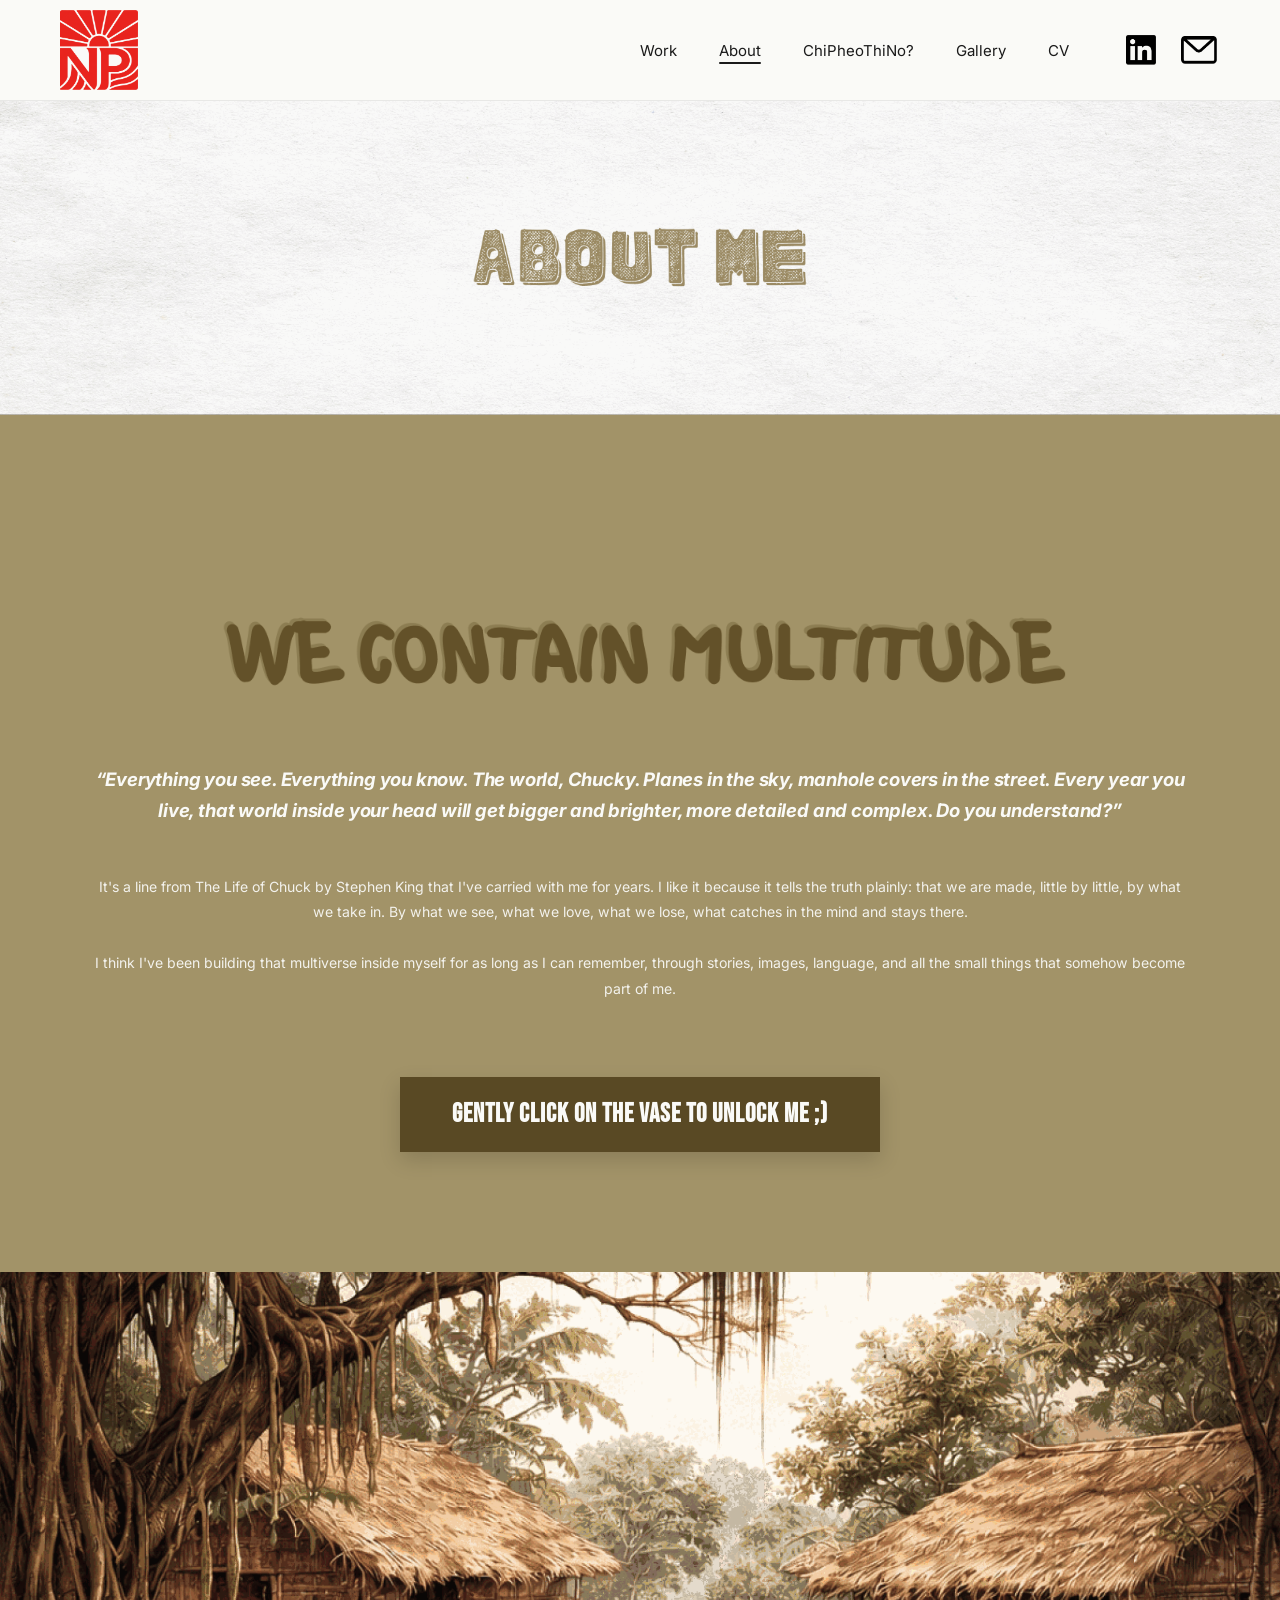
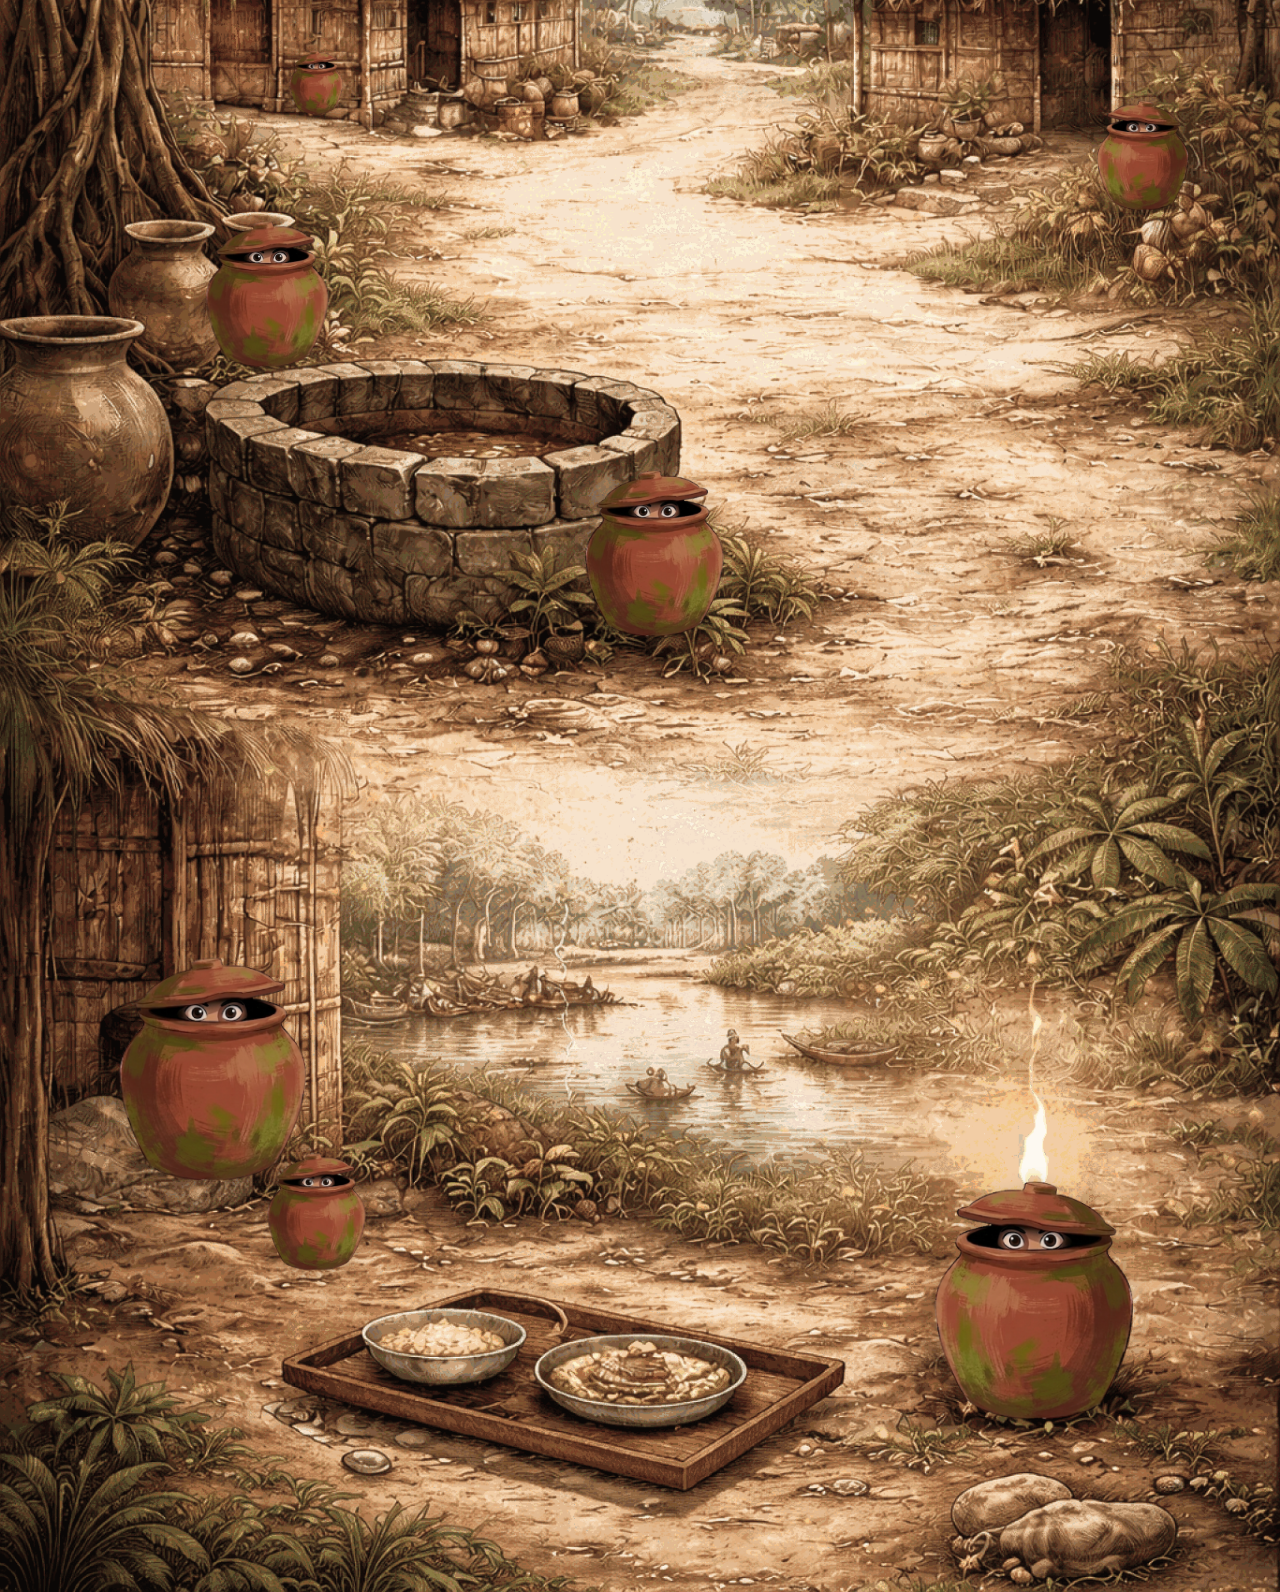
<file: about.html>
<!DOCTYPE html>
<html lang="en">

<head>
  <meta charset="UTF-8" />
  <meta name="viewport" content="width=device-width, initial-scale=1.0" />
  <meta name="description" content="About Nhat Phan - Professional journey and creative background." />
  <title>Nhat Phan | About Me</title>
  <link rel="preconnect" href="https://fonts.googleapis.com" />
  <link rel="preconnect" href="https://fonts.gstatic.com" crossorigin />
  <link
    href="https://fonts.googleapis.com/css2?family=Anton&family=Bebas+Neue&family=Caveat:wght@400;700&family=Inter:wght@400;500;600;700&display=swap"
    rel="stylesheet" />
  <link rel="stylesheet" href="style_v12.css?v=18" />
</head>

<body class="subpage-body">

  <!-- Global Header Container (Loaded dynamically from script.js) -->
  <div id="global-header-container"></div>

  <!-- ==================== ABOUT BANNER (300px) ==================== -->
  <section class="work-container">
    <!-- Background texture -->
    <div class="work-bg">
      <img src="image/about_me.png" alt="background texture" class="bg-img" />
    </div>
  </section>

  <!-- ==================== ABOUT CONTENT AREA ==================== -->
  <main class="about-content">
    <div class="about-container">

      <!-- We Contain Multitude Graphic Title -->
      <div class="about-title-wrapper">
        <img src="image/we_contain_multitude.png" alt="We Contain Multitude" class="about-title-img" />
      </div>

      <!-- Quote -->
      <blockquote class="about-quote">
        “Everything you see. Everything you know. The world, Chucky. Planes in the sky, manhole covers in the street.
        Every year you live, that world inside your head will get bigger and brighter, more detailed and complex. Do you
        understand?”
      </blockquote>

      <!-- Paragraph 1 -->
      <p class="about-desc">
        It's a line from The Life of Chuck by Stephen King that I've carried with me for years. I like it because it tells
        the truth plainly: that we are made, little by little, by what we take in. By what we see, what we love, what we
        lose, what catches in the mind and stays there.
      </p>

      <!-- Paragraph 2 -->
      <p class="about-desc">
        I think I've been building that multiverse inside myself for as long as I can remember, through stories, images,
        language, and all the small things that somehow become part of me.
      </p>

      <!-- Interactive unlock button -->
      <div class="about-btn-wrapper">
        <button class="about-unlock-btn" aria-label="Unlock me by clicking the vase">
          GENTLY CLICK ON THE VASE TO UNLOCK ME ;)
        </button>
      </div>

    </div>
  </main>

  <!-- ==================== ABOUT BOTTOM FULL-WIDTH IMAGE WITH ABSOLUTE STICKERS ==================== -->
  <section class="about-bottom-banner">
    <img src="image/story_about_me.png" alt="Story About Me" class="about-bottom-img" />
    <img src="image/trum1.png" data-default="image/trum1.png" data-hover="image/trum1_hover.png" alt="Sticker 1" class="trum-sticker trum-1" />
    <img src="image/trum2.png" data-default="image/trum2.png" data-hover="image/trum2_hover.png" alt="Sticker 2" class="trum-sticker trum-2" />
    <img src="image/trum3.png" data-default="image/trum3.png" data-hover="image/trum3_hover.png" alt="Sticker 3" class="trum-sticker trum-3" />
    <img src="image/trum4.png" data-default="image/trum4.png" data-hover="image/trum4_hover.png" alt="Sticker 4" class="trum-sticker trum-4" />
    <img src="image/trum5.png" data-default="image/trum5.png" data-hover="image/trum5_hover.png" alt="Sticker 5" class="trum-sticker trum-5" />
    <img src="image/trum6.png" data-default="image/trum6.png" data-hover="image/trum6_hover.png" alt="Sticker 6" class="trum-sticker trum-6" />
    <img src="image/trum7.png" data-default="image/trum7.png" data-hover="image/trum7_hover.png" alt="Sticker 7" class="trum-sticker trum-7" />
  </section>

  <script src="script.js"></script>
</body>
</html>
</file>
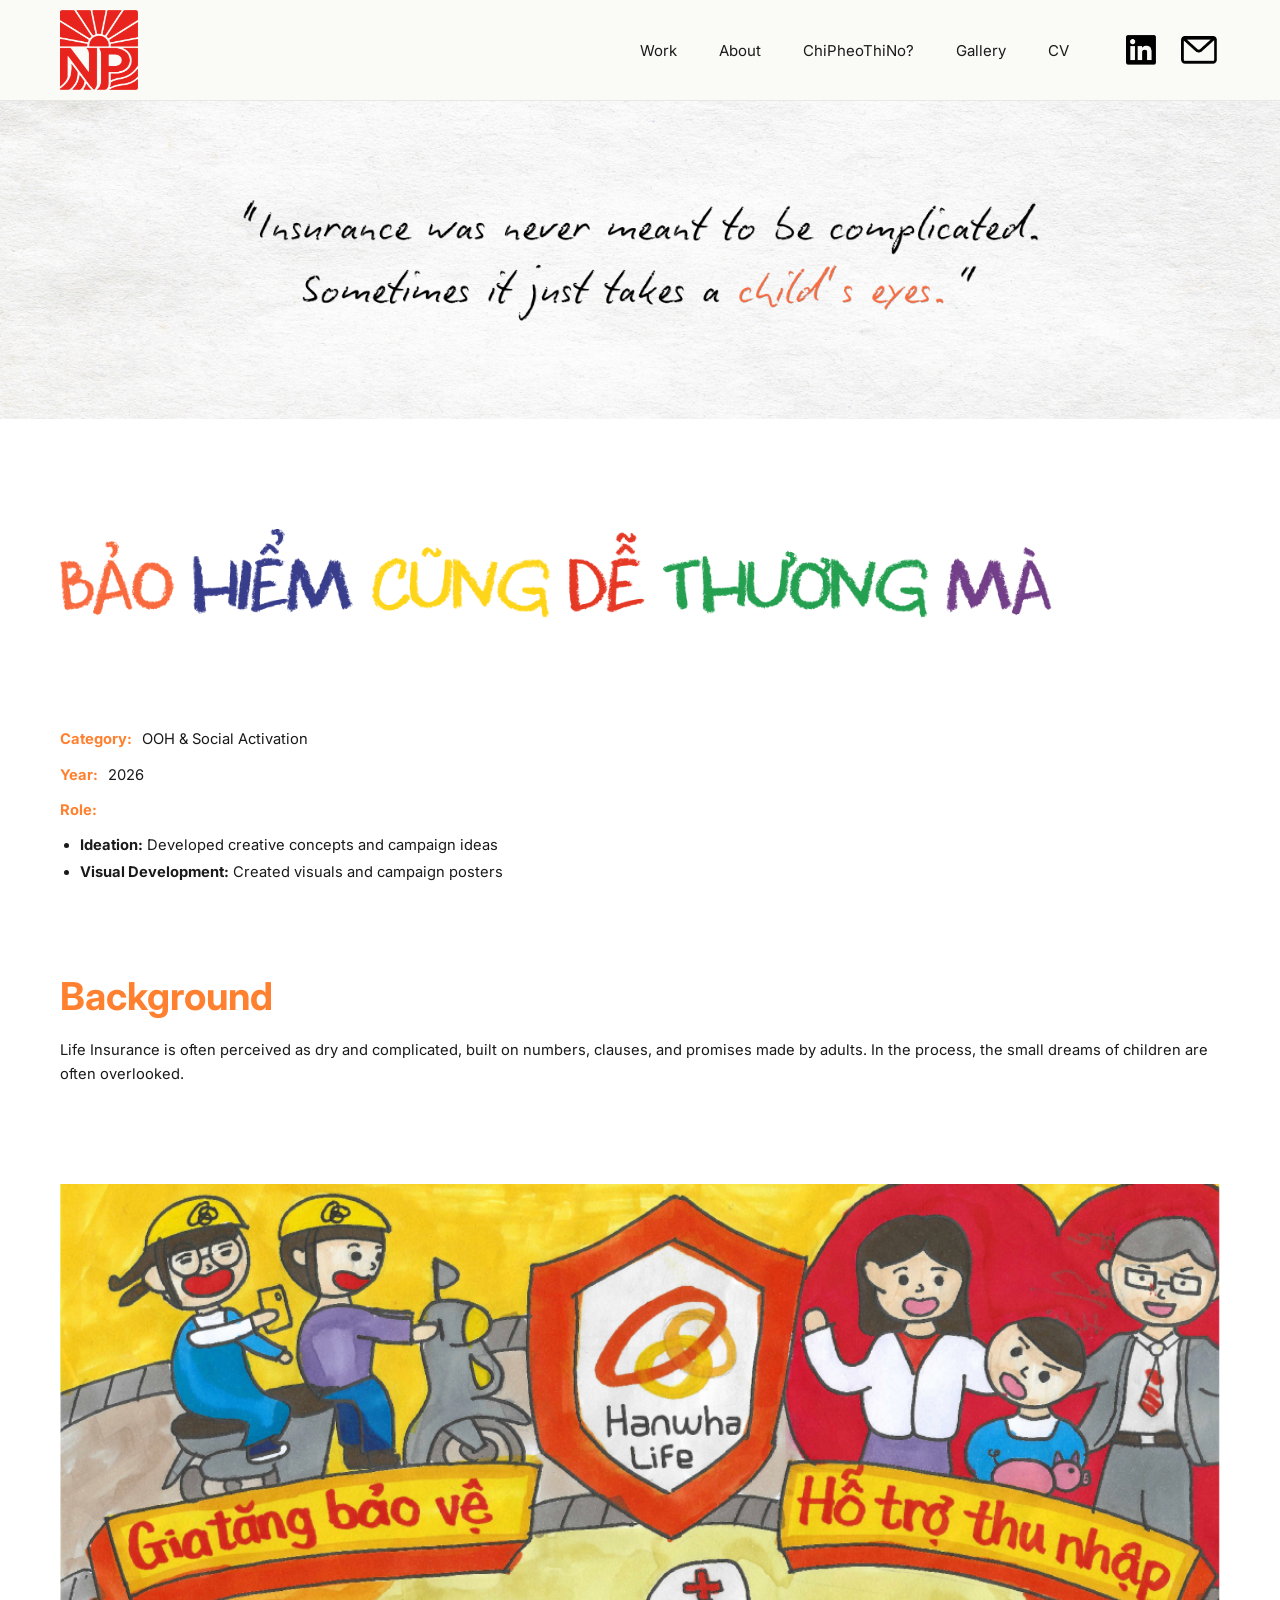
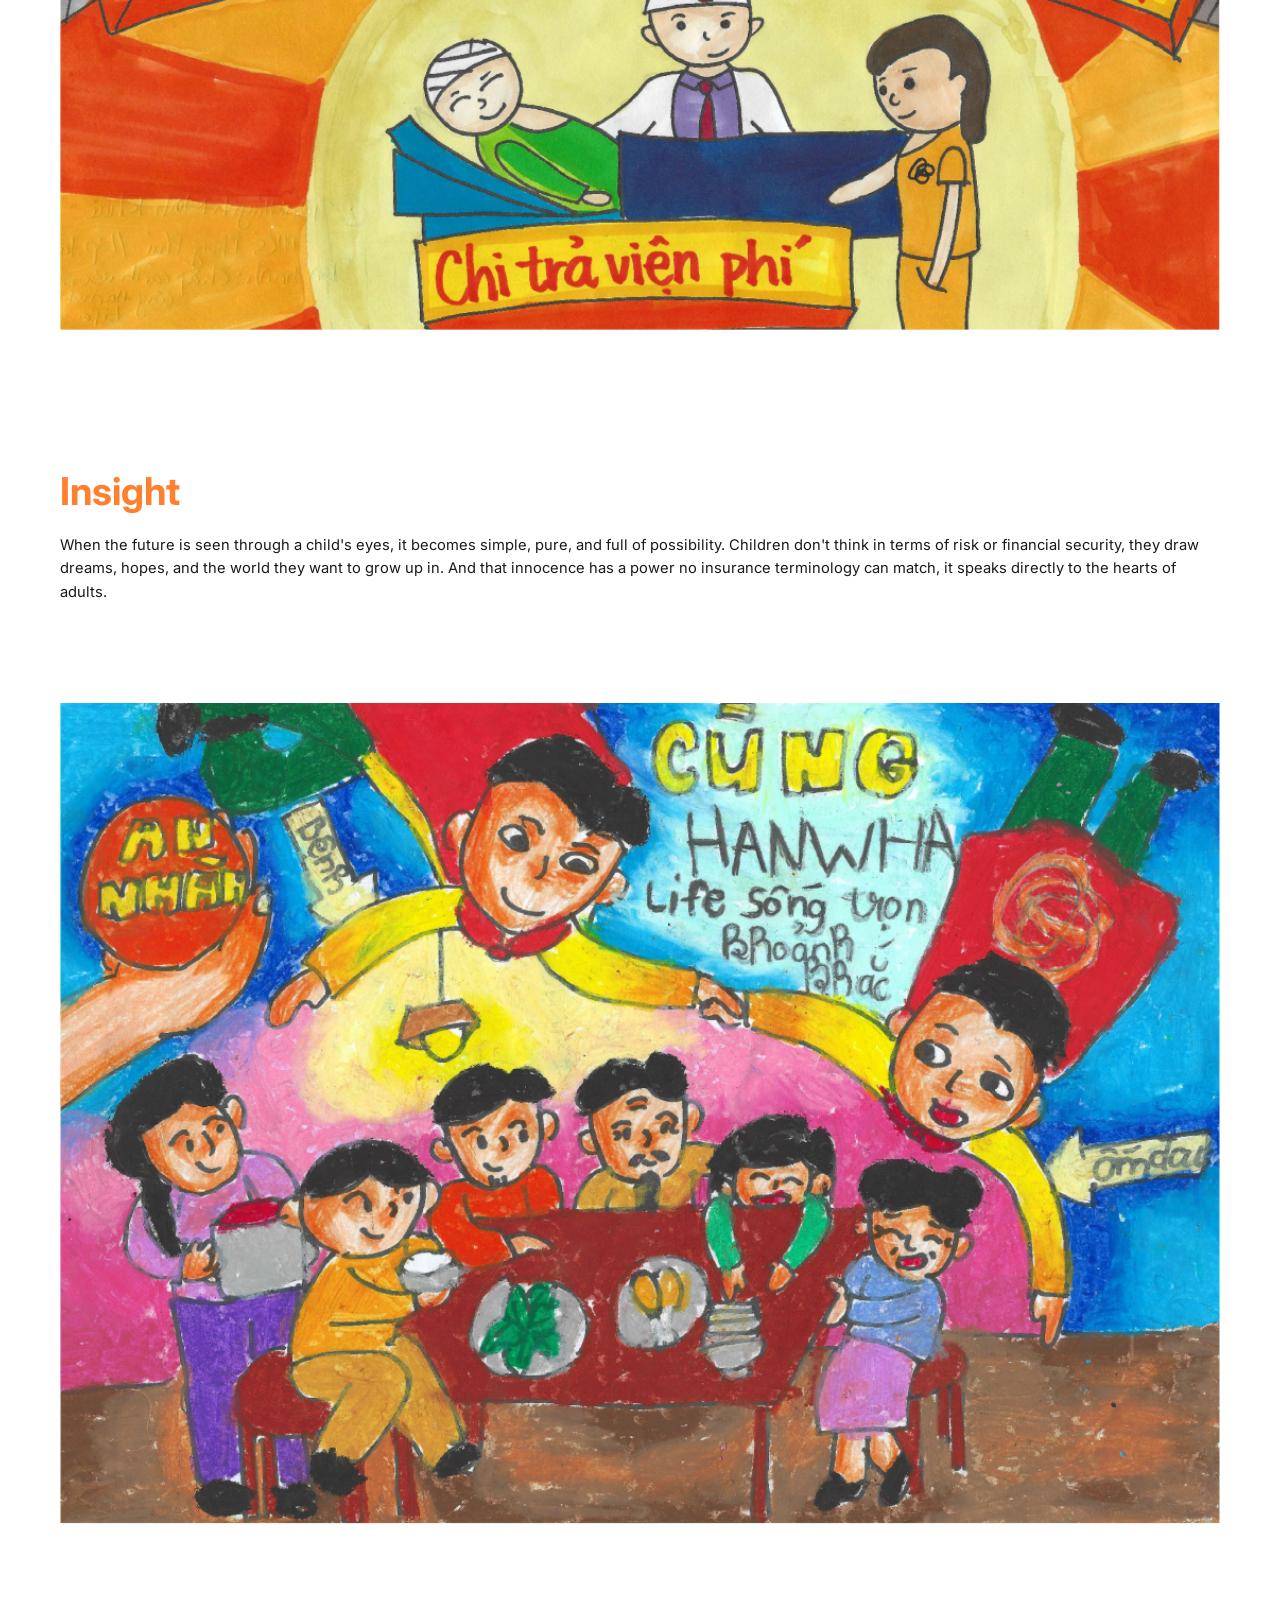
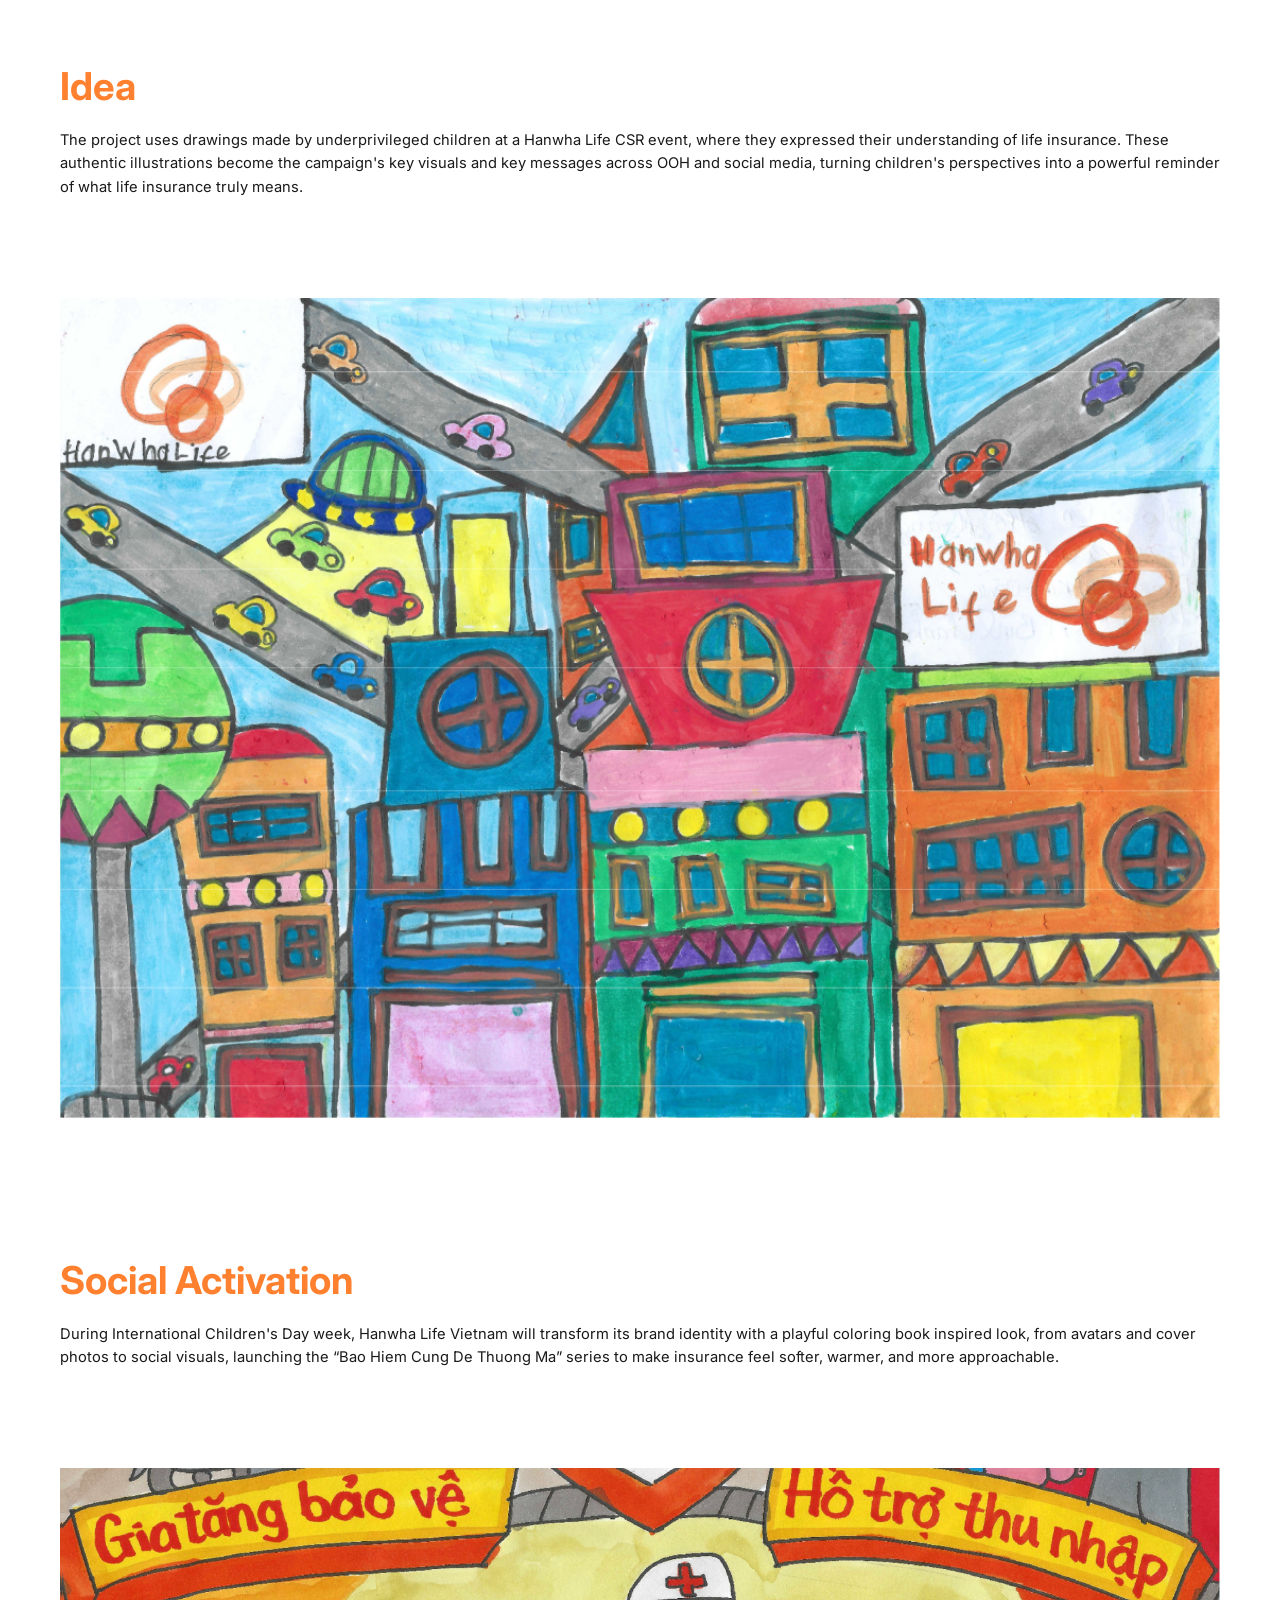
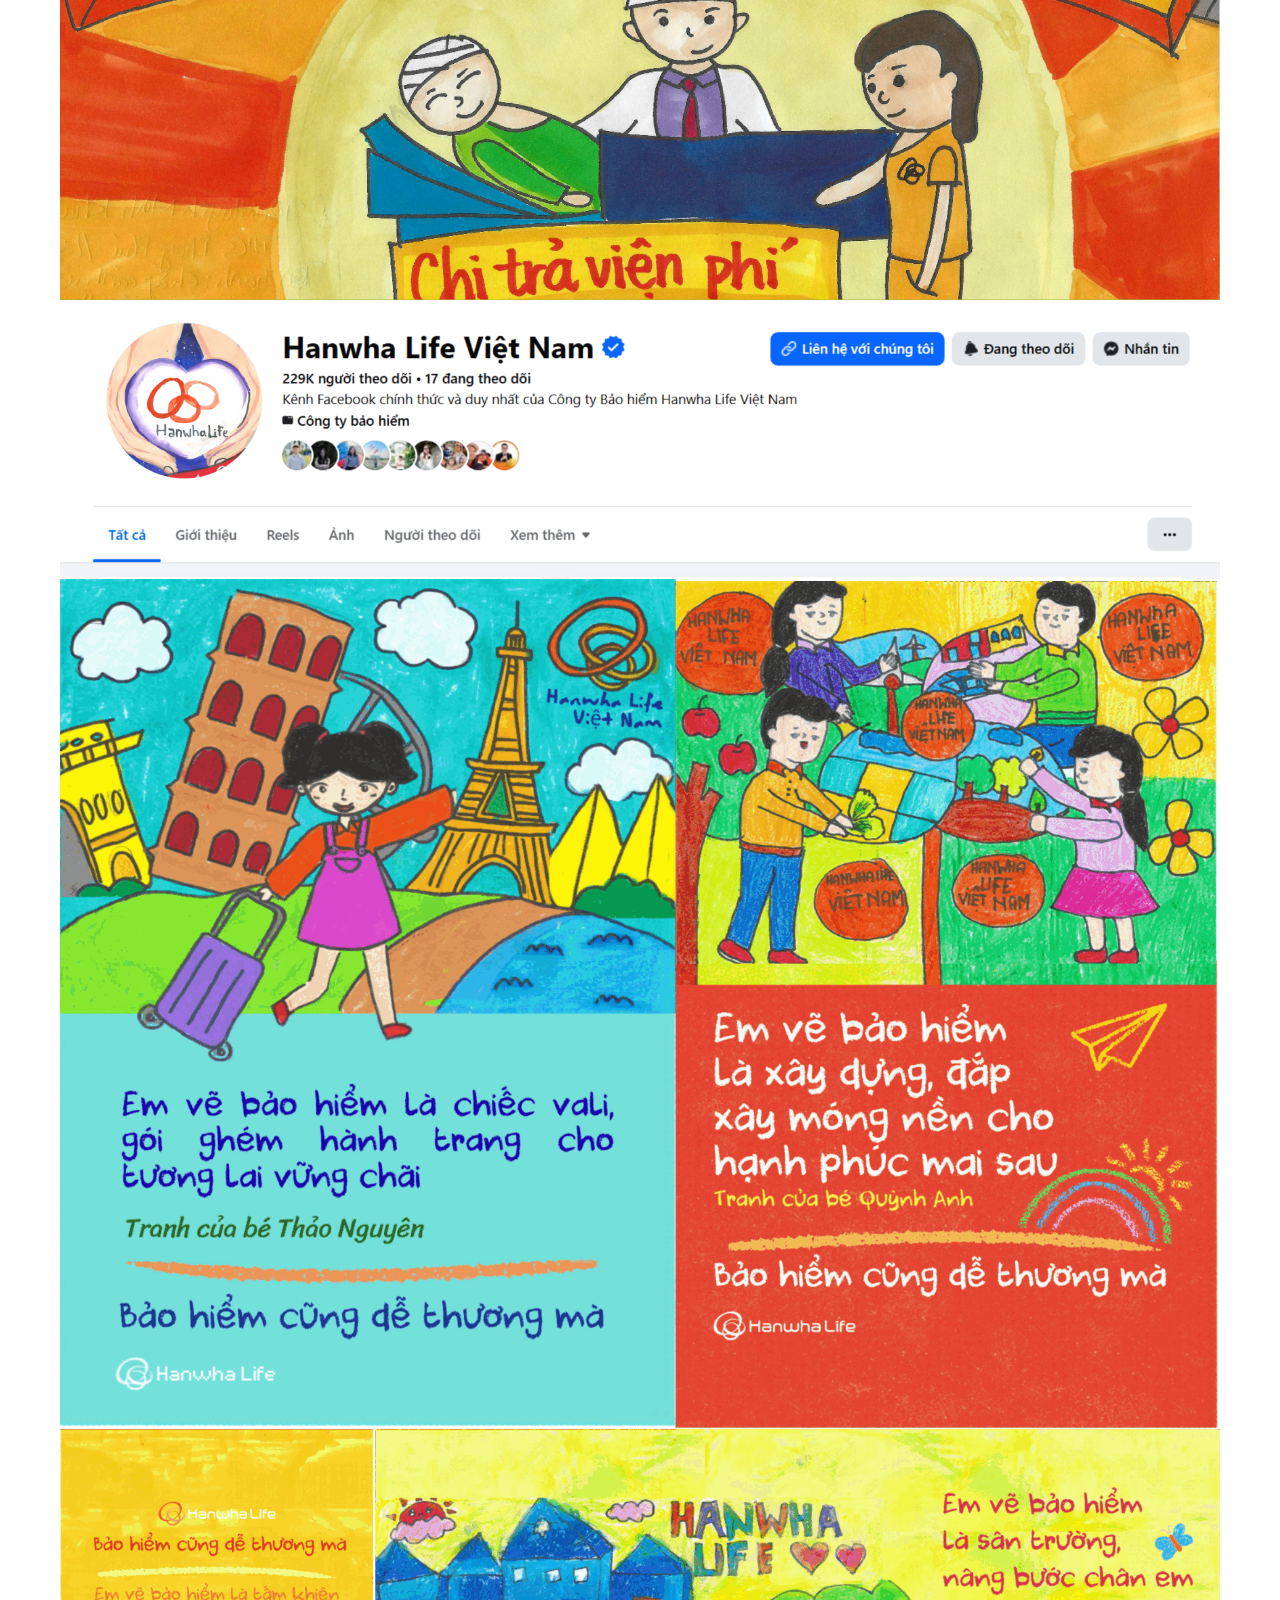
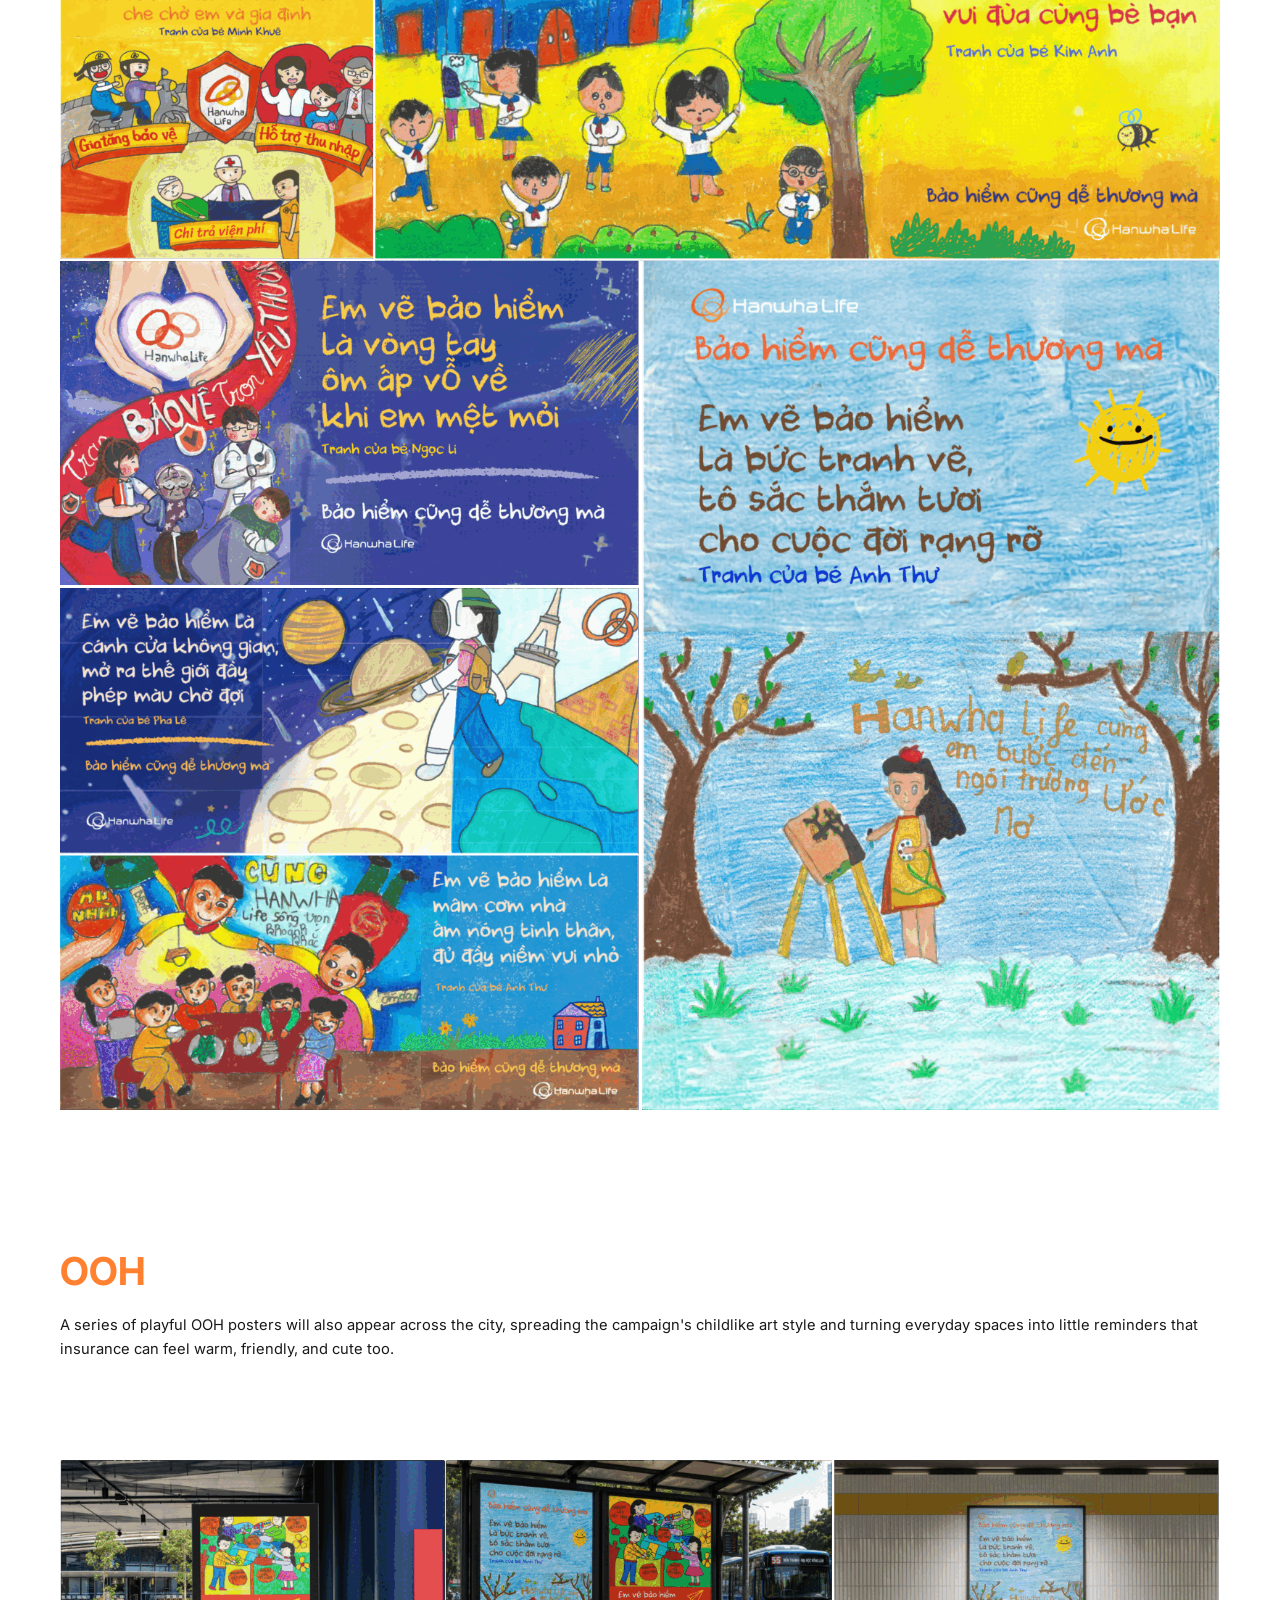
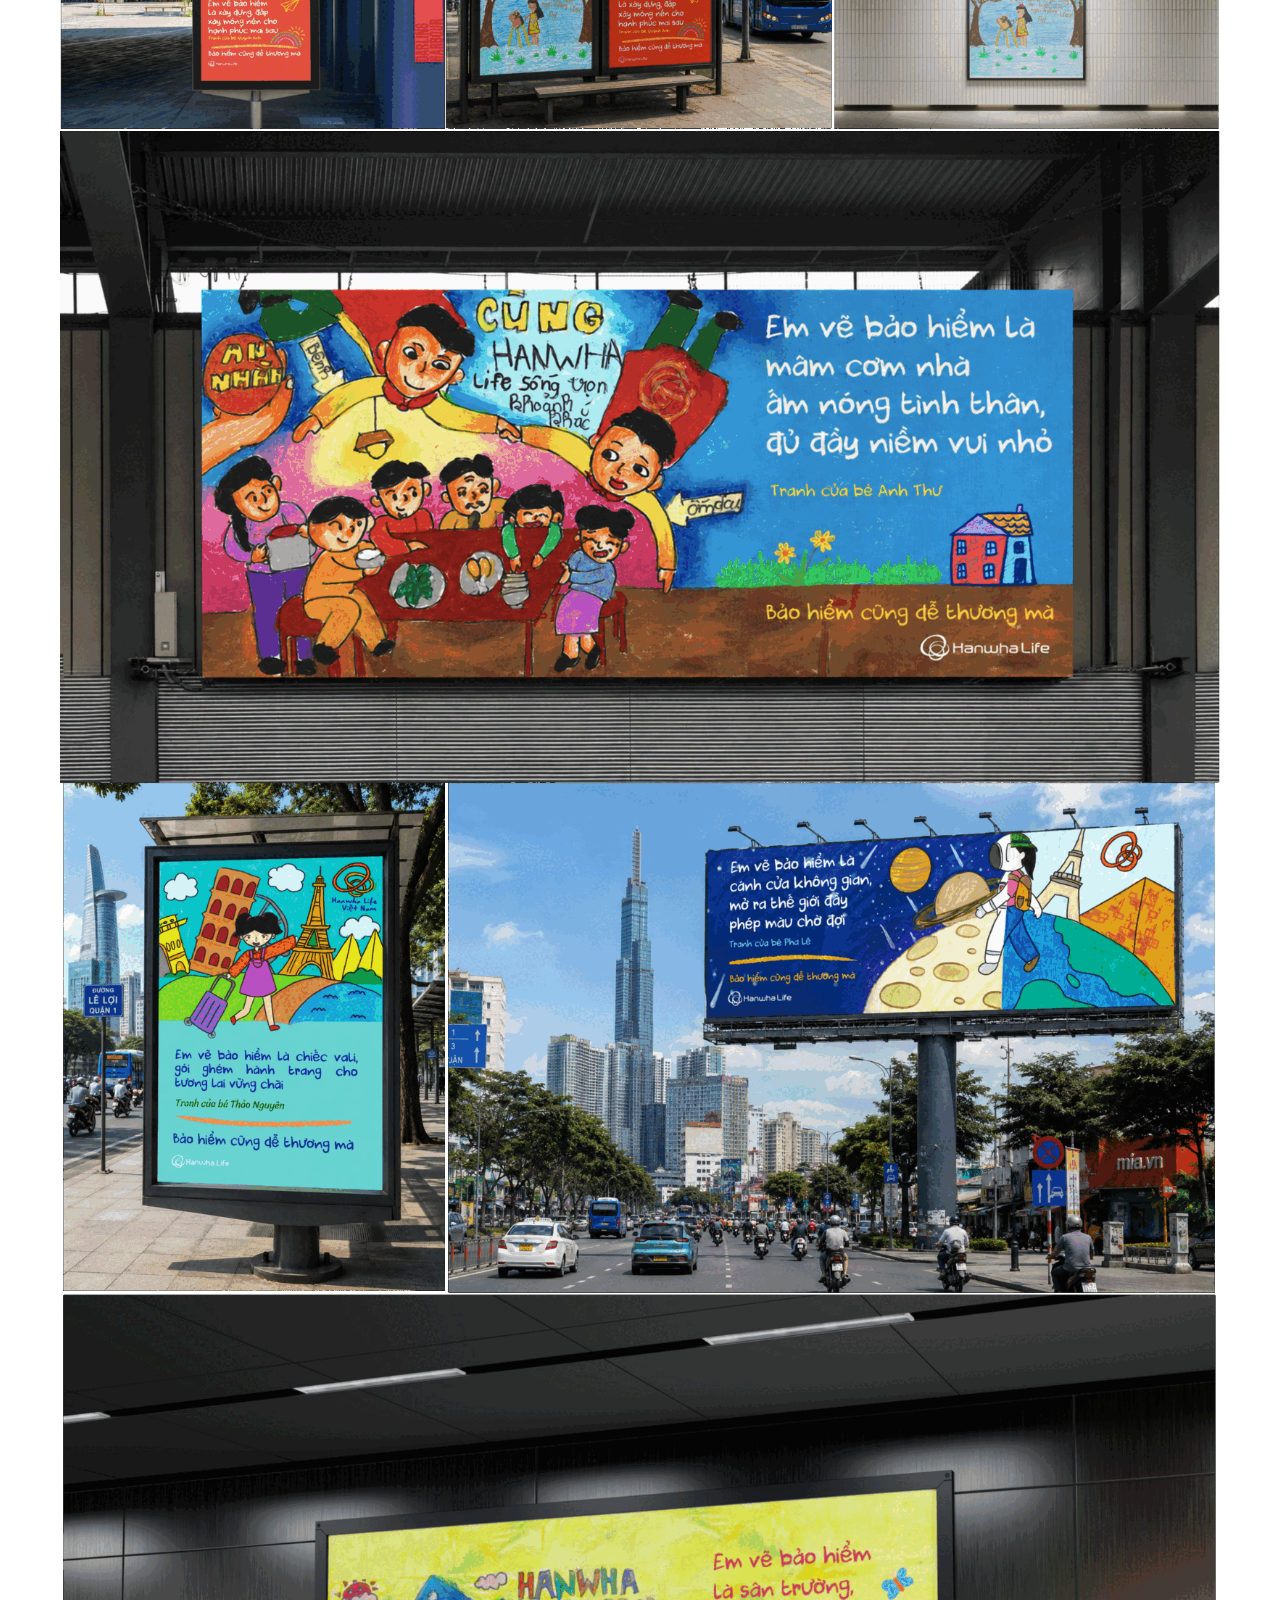
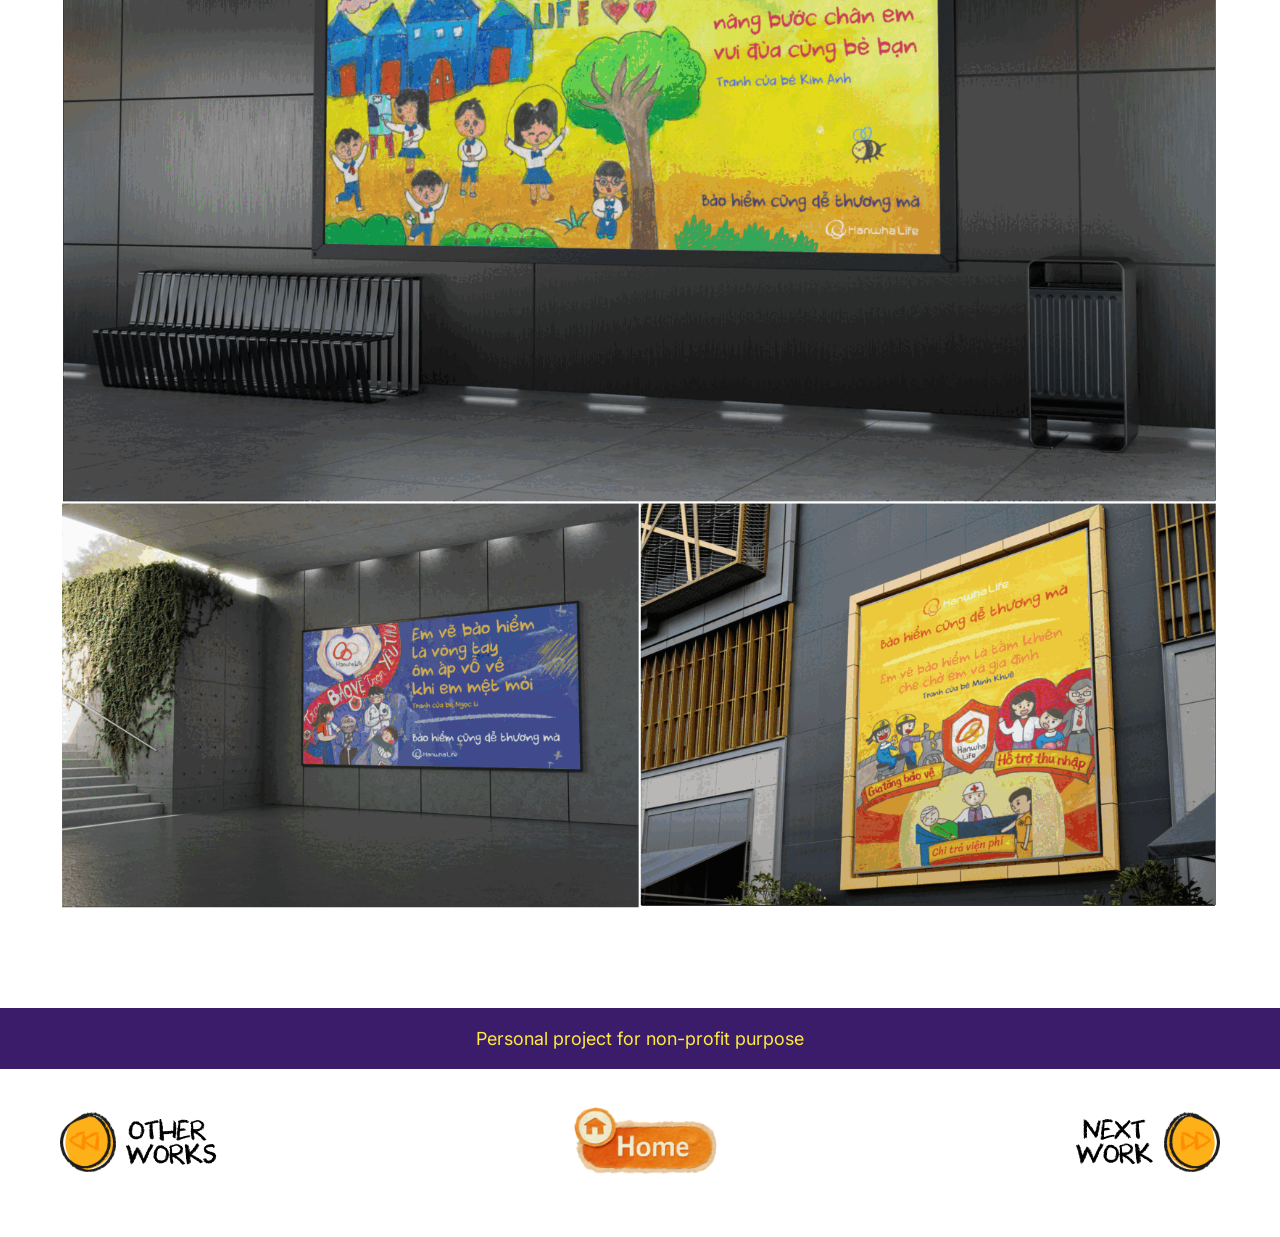
<file: baohiem.html>
<!DOCTYPE html>
<html lang="en">

<head>
  <meta charset="UTF-8">
  <meta name="viewport" content="width=device-width, initial-scale=1.0">
  <title>Bảo Hiểm Cũng Dễ Thương Mà - Portfolio</title>
  <link rel="preconnect" href="https://fonts.googleapis.com" />
  <link rel="preconnect" href="https://fonts.gstatic.com" crossorigin />
  <link href="https://fonts.googleapis.com/css2?family=Anton&family=Bebas+Neue&family=Caveat:wght@400;700&family=Inter:wght@400;500;600;700&display=swap" rel="stylesheet" />
  <link rel="stylesheet" href="style_v12.css?v=18" />
</head>

<body class="subpage-body">
  <!-- Global Header Container (Loaded dynamically from script.js) -->
  <div id="global-header-container"></div>

  <!-- ==================== CONTENT ==================== -->
  <main class="becam-content">
    <div class="becam-container">

      <!-- Top Image: Banner -->
      <div class="becam-img-card">
        <img src="image/bao_hiem_cung_de_thuong/insurance.png" alt="Bảo Hiểm Cũng Dễ Thương Mà" class="becam-img" />
      </div>

      <!-- Image acting as text/title -->
      <section style="padding: 110px var(--becam-side-padding); width: 100%; box-sizing: border-box;">
        <div class="becam-artwork-wrapper" style="text-align: left; margin: 0 auto;">
          <img src="image/bao_hiem_cung_de_thuong/img.png" alt="Dòng chữ"
            style="height: clamp(65px, 7vw, 106px); width: auto; max-width: 100%; display: block;" />
        </div>
      </section>

      <!-- Campaign Metadata Section -->
      <section class="becam-meta-section">
        <div class="becam-artwork-wrapper" style="text-align: left;">
          <div class="becam-meta-row"><span
              style="color: #FF802F; font-weight: bold; margin-right: 6px;">Category:</span> OOH & Social Activation
          </div>
          <div class="becam-meta-row"><span style="color: #FF802F; font-weight: bold; margin-right: 6px;">Year:</span>
            2026</div>
          <div class="becam-meta-row"><span style="color: #FF802F; font-weight: bold; margin-right: 6px;">Role:</span>
          </div>
          <ul class="becam-role-list">
            <li><strong>Ideation:</strong> Developed creative concepts and campaign ideas</li>
            <li><strong>Visual Development:</strong> Created visuals and campaign posters</li>
          </ul>
        </div>
      </section>

      <!-- Purple Banner: Background -->
      <section
        style="background-color: transparent; padding: clamp(20px, 3vw, 40px) var(--becam-side-padding); display: flex; justify-content: center; width: 100%; box-sizing: border-box;">
        <div class="becam-artwork-wrapper" style="text-align: left;">
          <h2
            style="color: #FF802F; font-family: var(--font-body); font-size: clamp(28px, 3vw, 40px); margin-top: 0; margin-bottom: 20px; font-weight: 700; text-align: left;">
            Background</h2>
          <p
            style="color: var(--ink); font-family: var(--font-body); font-size: clamp(14px, 1.15vw, 17px); line-height: 1.6; margin: 0 auto 0 0; text-align: left;">
            Life Insurance is often perceived as dry and complicated, built on numbers, clauses, and promises made by
            adults. In the process, the small dreams of children are often overlooked.</p>
        </div>
      </section>

      <!-- Artwork Section: Background -->
      <section class="becam-artwork-section">
        <div class="becam-artwork-wrapper">
          <img src="image/bao_hiem_cung_de_thuong/background.png" alt="Background Artwork" class="becam-artwork-img" />
        </div>
      </section>

      <!-- Purple Banner: Insight -->
      <section
        style="background-color: transparent; padding: clamp(20px, 3vw, 40px) var(--becam-side-padding); display: flex; justify-content: center; width: 100%; box-sizing: border-box; margin-top: 40px;">
        <div class="becam-artwork-wrapper" style="text-align: left;">
          <h2
            style="color: #FF802F; font-family: var(--font-body); font-size: clamp(28px, 3vw, 40px); margin-top: 0; margin-bottom: 20px; font-weight: 700; text-align: left;">
            Insight</h2>
          <p
            style="color: var(--ink); font-family: var(--font-body); font-size: clamp(14px, 1.15vw, 17px); line-height: 1.6; margin: 0 auto 0 0; text-align: left;">
            When the future is seen through a child's eyes, it becomes simple, pure, and full of possibility. Children
            don't think in terms of risk or financial security, they draw dreams, hopes, and the world they want to grow
            up in. And that innocence has a power no insurance terminology can match, it speaks directly to the hearts
            of adults.</p>
        </div>
      </section>

      <!-- Artwork Section: Insight -->
      <section class="becam-artwork-section">
        <div class="becam-artwork-wrapper">
          <img src="image/bao_hiem_cung_de_thuong/insight.png" alt="Insight Artwork" class="becam-artwork-img" />
        </div>
      </section>

      <!-- Purple Banner: Idea -->
      <section
        style="background-color: transparent; padding: clamp(20px, 3vw, 40px) var(--becam-side-padding); display: flex; justify-content: center; width: 100%; box-sizing: border-box; margin-top: 40px;">
        <div class="becam-artwork-wrapper" style="text-align: left;">
          <h2
            style="color: #FF802F; font-family: var(--font-body); font-size: clamp(28px, 3vw, 40px); margin-top: 0; margin-bottom: 20px; font-weight: 700; text-align: left;">
            Idea</h2>
          <p
            style="color: var(--ink); font-family: var(--font-body); font-size: clamp(14px, 1.15vw, 17px); line-height: 1.6; margin: 0 auto 0 0; text-align: left;">
            The project uses drawings made by underprivileged children at a Hanwha Life CSR event, where they expressed
            their understanding of life insurance. These authentic illustrations become the campaign's key visuals and
            key messages across OOH and social media, turning children's perspectives into a powerful reminder of what
            life insurance truly means.</p>
        </div>
      </section>

      <!-- Artwork Section: Idea -->
      <section class="becam-artwork-section">
        <div class="becam-artwork-wrapper">
          <img src="image/bao_hiem_cung_de_thuong/idea.png" alt="Idea Artwork" class="becam-artwork-img" />
        </div>
      </section>

      <!-- Purple Banner: Social Activation -->
      <section
        style="background-color: transparent; padding: clamp(20px, 3vw, 40px) var(--becam-side-padding); display: flex; justify-content: center; width: 100%; box-sizing: border-box; margin-top: 40px;">
        <div class="becam-artwork-wrapper" style="text-align: left;">
          <h2
            style="color: #FF802F; font-family: var(--font-body); font-size: clamp(28px, 3vw, 40px); margin-top: 0; margin-bottom: 20px; font-weight: 700; text-align: left;">
            Social Activation</h2>
          <p
            style="color: var(--ink); font-family: var(--font-body); font-size: clamp(14px, 1.15vw, 17px); line-height: 1.6; margin: 0 auto 0 0; text-align: left;">
            During International Children's Day week, Hanwha Life Vietnam will transform its brand identity with a
            playful coloring book inspired look, from avatars and cover photos to social visuals, launching the “Bao
            Hiem Cung De Thuong Ma” series to make insurance feel softer, warmer, and more approachable.</p>
        </div>
      </section>

      <!-- Artwork Section: Social Activation -->
      <section class="becam-artwork-section">
        <div class="becam-artwork-wrapper">
          <img src="image/bao_hiem_cung_de_thuong/hanwha_life.png" alt="Social Activation Artwork"
            class="becam-artwork-img" />
          <img src="image/bao_hiem_cung_de_thuong/hanwha2.png" alt="Social Activation Artwork 2"
            class="becam-artwork-img" />
        </div>
      </section>

      <!-- Purple Banner: OOH -->
      <section
        style="background-color: transparent; padding: clamp(20px, 3vw, 40px) var(--becam-side-padding); display: flex; justify-content: center; width: 100%; box-sizing: border-box; margin-top: 40px;">
        <div class="becam-artwork-wrapper" style="text-align: left;">
          <h2
            style="color: #FF802F; font-family: var(--font-body); font-size: clamp(28px, 3vw, 40px); margin-top: 0; margin-bottom: 20px; font-weight: 700; text-align: left;">
            OOH</h2>
          <p
            style="color: var(--ink); font-family: var(--font-body); font-size: clamp(14px, 1.15vw, 17px); line-height: 1.6; margin: 0 auto 0 0; text-align: left;">
            A series of playful OOH posters will also appear across the city, spreading the campaign's childlike art style and turning everyday spaces into little reminders that insurance can feel warm, friendly, and cute too.</p>
        </div>
      </section>

      <!-- Artwork Section: Strangers -->
      <section class="becam-artwork-section">
        <div class="becam-artwork-wrapper">
          <img src="image/bao_hiem_cung_de_thuong/Strangers.png" alt="Strangers Artwork" class="becam-artwork-img" />
        </div>
      </section>

      <!-- Purple Banner: Personal project -->
      <section
        style="background-color: #3b1c6b; padding: clamp(10px, 2vw, 20px) 0; text-align: center; width: 100%; box-sizing: border-box; margin-top: 40px;">
        <p style="color: #ffeb3b; font-size: 18px; font-weight: normal; margin: 0;">Personal project for non-profit
          purpose</p>
      </section>

      <!-- Footer Navigation -->
      <section class="becam-footer-nav">
        <a href="work.html" class="nav-btn prev-btn">
          <img src="image/prev.png" alt="Prev" />
          <img src="image/otherworks.png" alt="Other Works" style="margin-left: 10px;" />
        </a>
        <a href="index.html" class="nav-btn home-btn">
          <img src="image/home.png" alt="Home" />
        </a>
        <a href="loinhannhu.html" class="nav-btn next-btn">
          <img src="image/nextwork.png" alt="Next Work" style="margin-right: 10px;" />
          <img src="image/next.png" alt="Next" />
        </a>
      </section>

    </div>
  </main>

  <script src="script.js"></script>
</body>

</html>
</file>
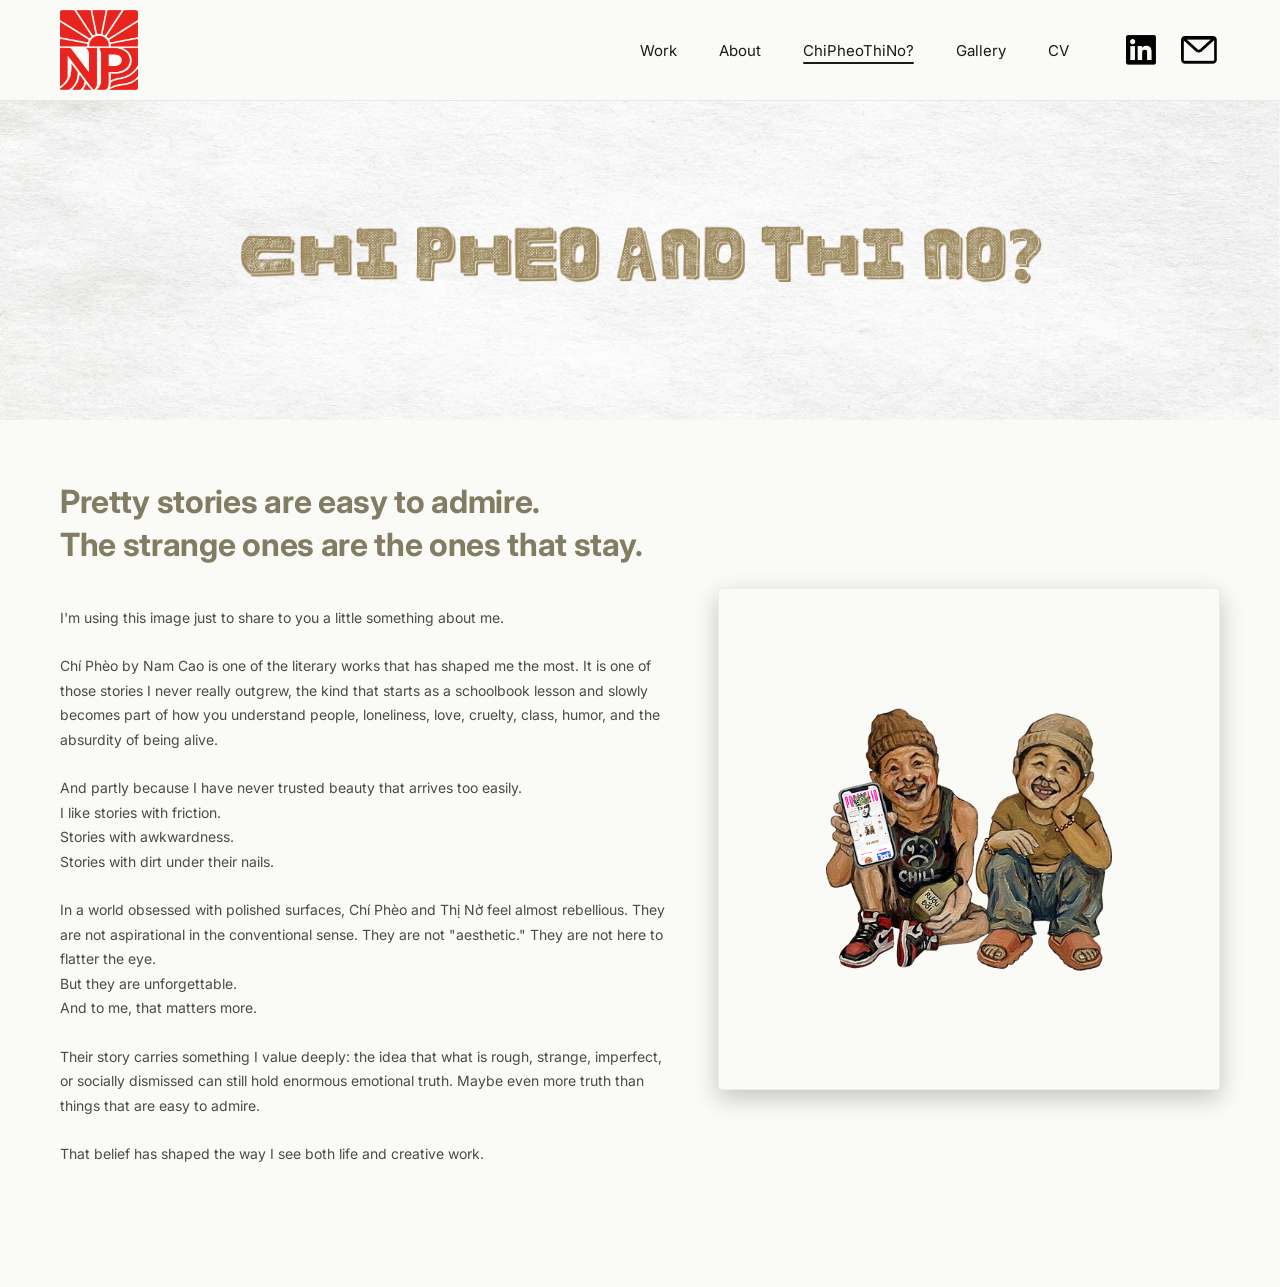
<file: chipheo.html>
<!DOCTYPE html>
<html lang="en">
<head>
  <meta charset="UTF-8" />
  <meta name="viewport" content="width=device-width, initial-scale=1.0" />
  <meta name="description" content="Chi Phèo & Thị Nở – A reflection on raw creative truth and friction in storytelling." />
  <title>Nhat Phan | Chi Phèo & Thị Nở</title>
  <link rel="preconnect" href="https://fonts.googleapis.com" />
  <link rel="preconnect" href="https://fonts.gstatic.com" crossorigin />
  <link href="https://fonts.googleapis.com/css2?family=Anton&family=Bebas+Neue&family=Caveat:wght@400;700&family=Inter:wght@400;500;600;700&display=swap" rel="stylesheet" />
  <link rel="stylesheet" href="style_v12.css?v=18" />
</head>
<body class="subpage-body">

  <!-- Global Header Container (Loaded dynamically from script.js) -->
  <div id="global-header-container"></div>

  <!-- ==================== BANNER (INCLUDES BG & TEXT) ==================== -->
  <section class="chipheo-banner">
    <img src="image/chipheoandthino.png" alt="Chi Phèo and Thị Nở?" class="chipheo-banner-img" />
  </section>

  <!-- ==================== STORY CONTENT SECTION ==================== -->
  <main class="story-container">
    <div class="story-grid">
      
      <!-- Left Column: Story reflection paragraphs -->
      <article class="story-text-column">
        <h1 class="story-subtitle">
          Pretty stories are easy to admire.<br />
          The strange ones are the ones that stay.
        </h1>
        
        <p class="story-paragraph">
          I'm using this image just to share to you a little something about me.
        </p>
        
        <p class="story-paragraph">
          Chí Phèo by Nam Cao is one of the literary works that has shaped me the most. It is one of those stories I never really outgrew, the kind that starts as a schoolbook lesson and slowly becomes part of how you understand people, loneliness, love, cruelty, class, humor, and the absurdity of being alive.
        </p>
        
        <p class="story-paragraph">
          And partly because I have never trusted beauty that arrives too easily.<br />
          I like stories with friction.<br />
          Stories with awkwardness.<br />
          Stories with dirt under their nails.
        </p>
        
        <p class="story-paragraph">
          In a world obsessed with polished surfaces, Chí Phèo and Thị Nở feel almost rebellious. They are not aspirational in the conventional sense. They are not "aesthetic." They are not here to flatter the eye.<br />
          But they are unforgettable.<br />
          And to me, that matters more.
        </p>
        
        <p class="story-paragraph">
          Their story carries something I value deeply: the idea that what is rough, strange, imperfect, or socially dismissed can still hold enormous emotional truth. Maybe even more truth than things that are easy to admire.
        </p>
        
        <p class="story-paragraph">
          That belief has shaped the way I see both life and creative work.
        </p>
      </article>

      <!-- Right Column: Art Polaroid Card -->
      <aside class="story-visual-column">
        <div class="polaroid-card">
          <img src="image/avt_chipheothino.png" alt="Chí Phèo and Thị Nở Art Illustration" class="polaroid-card-img" />
        </div>
      </aside>

    </div>
  </main>

  <script src="script.js"></script>
</body>
</html>
</file>
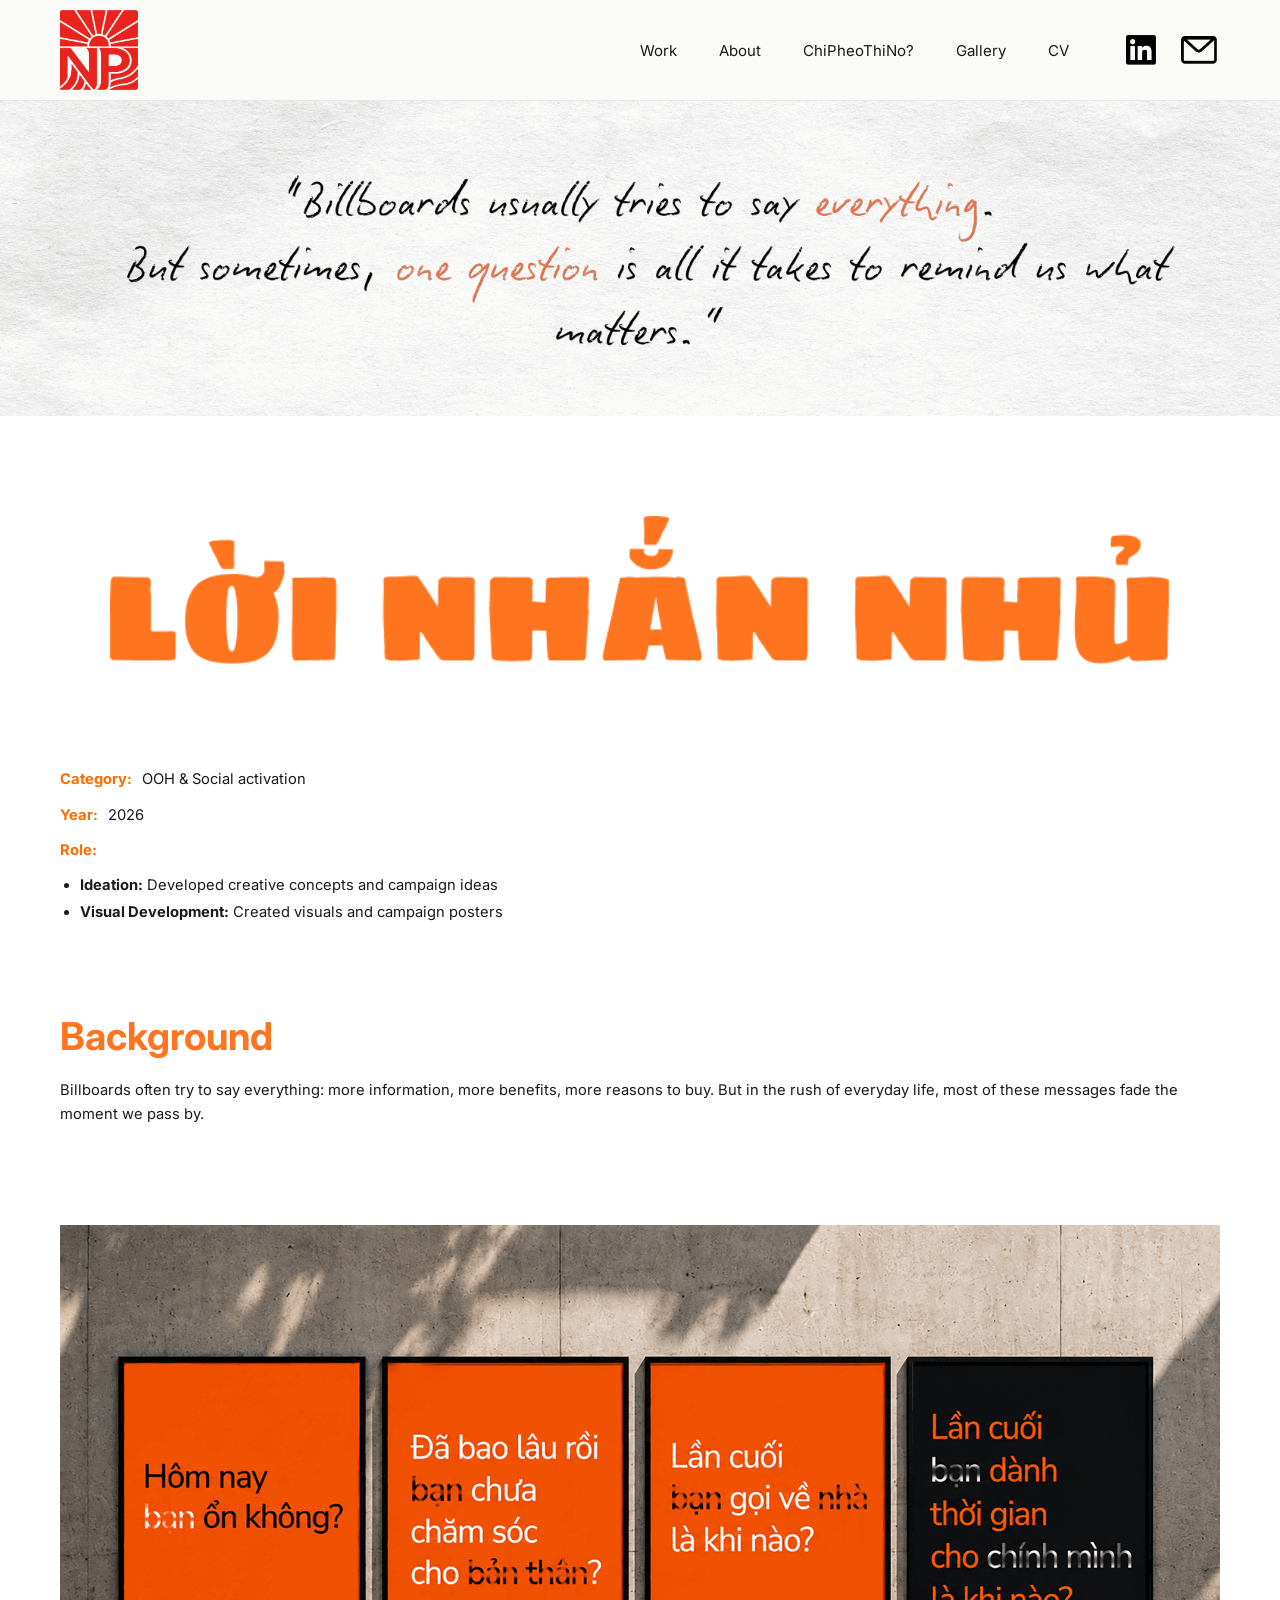
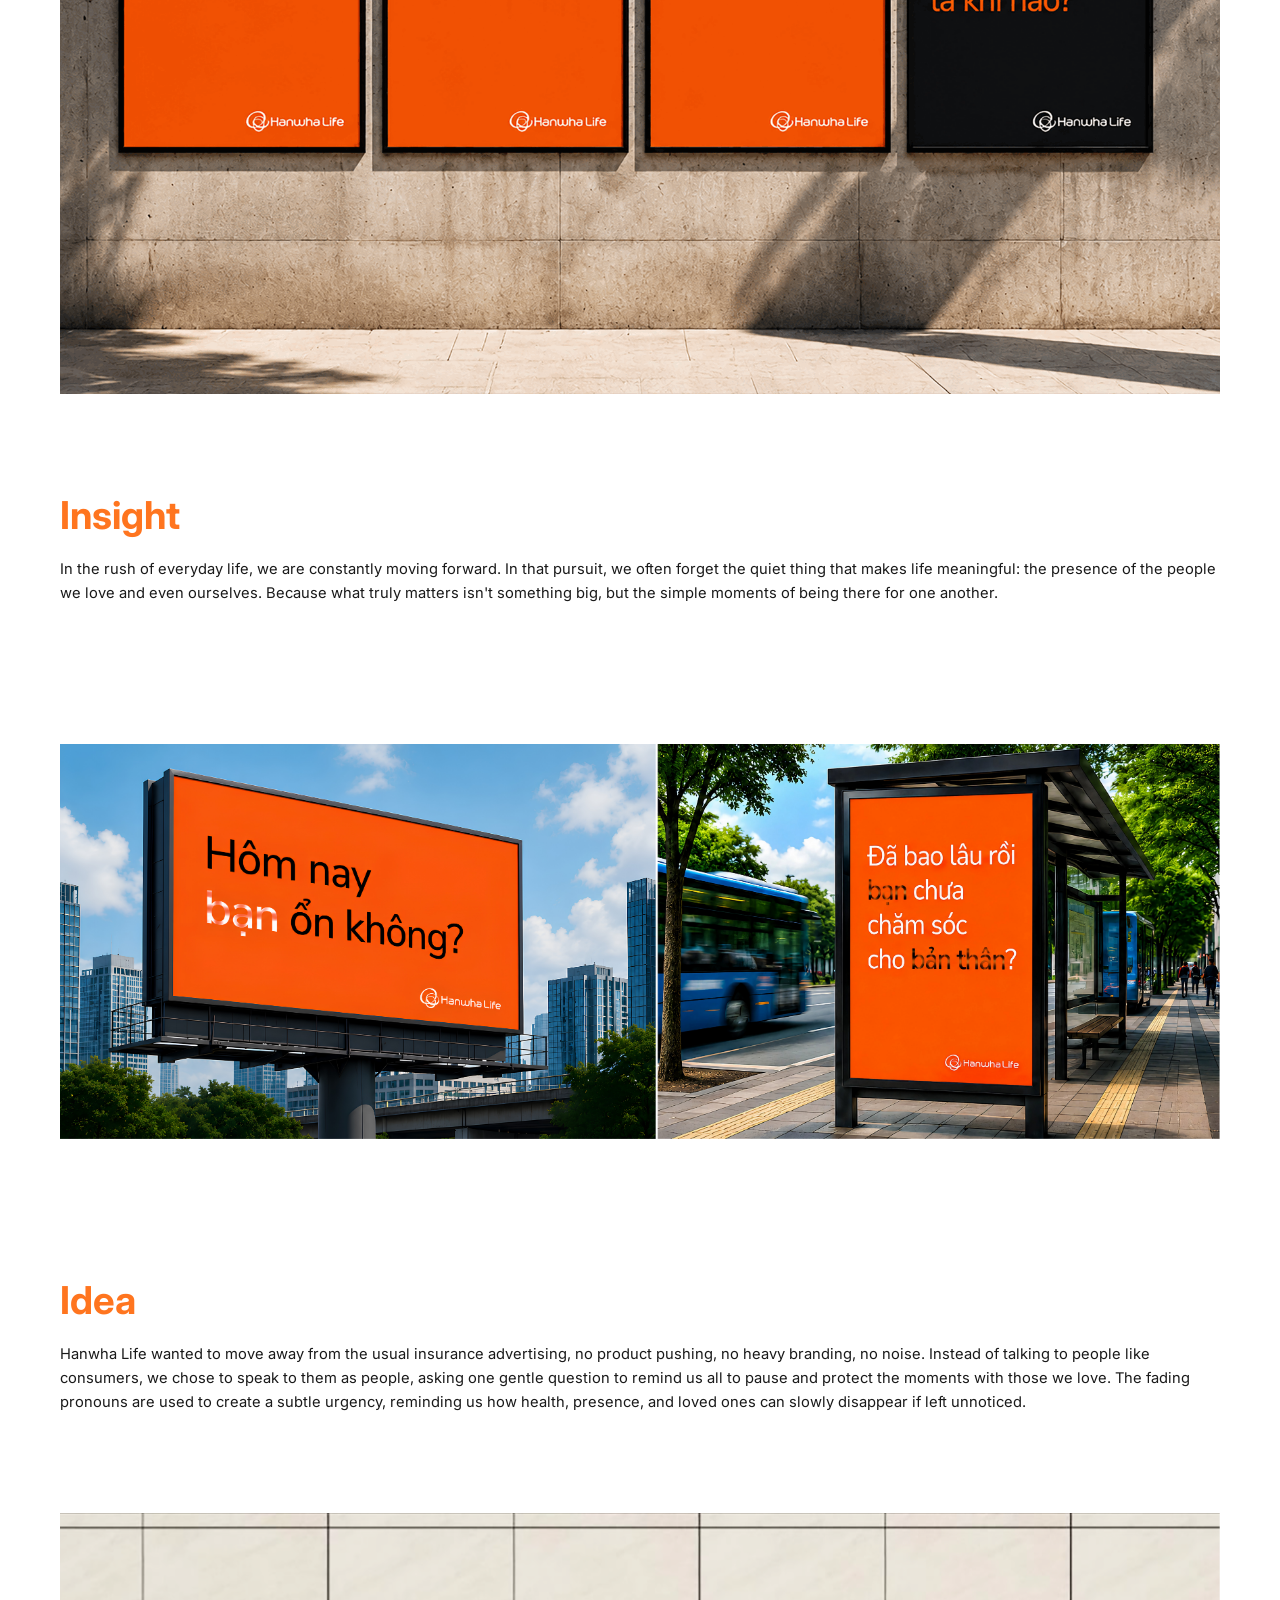
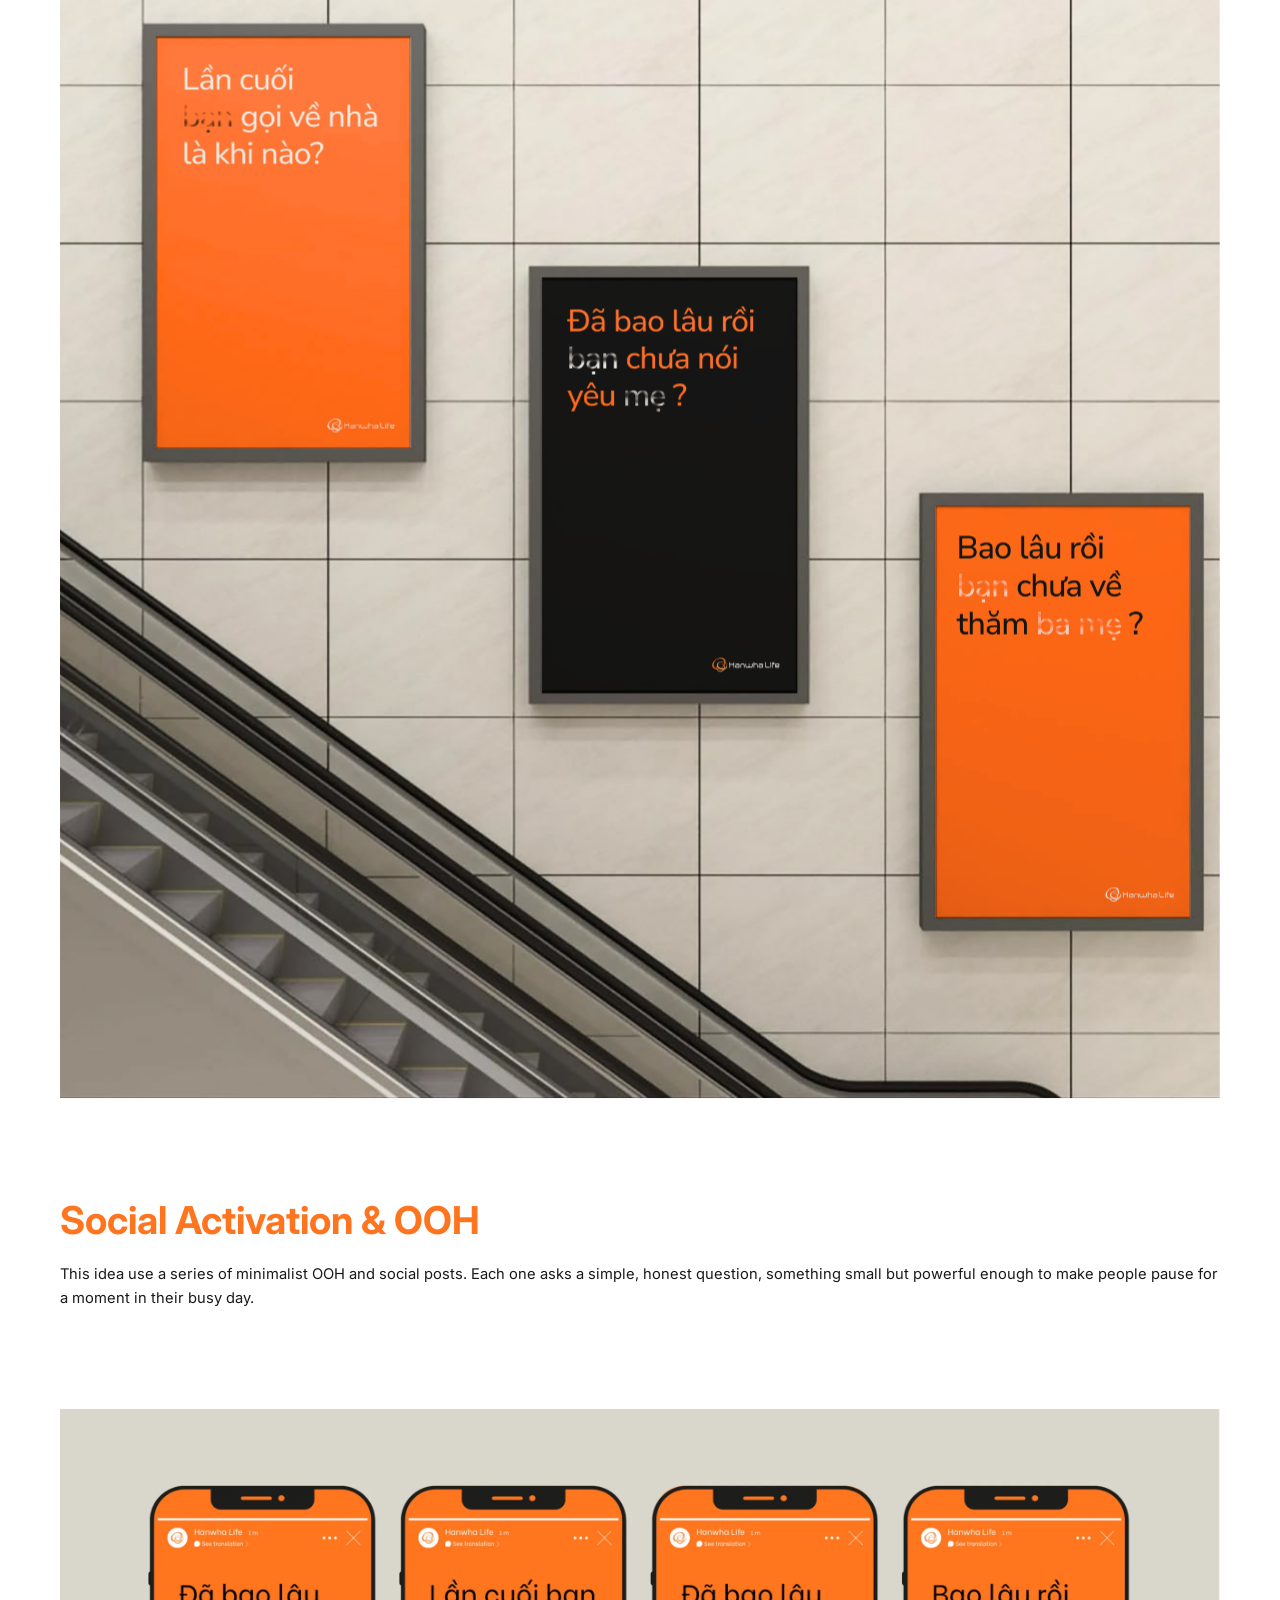
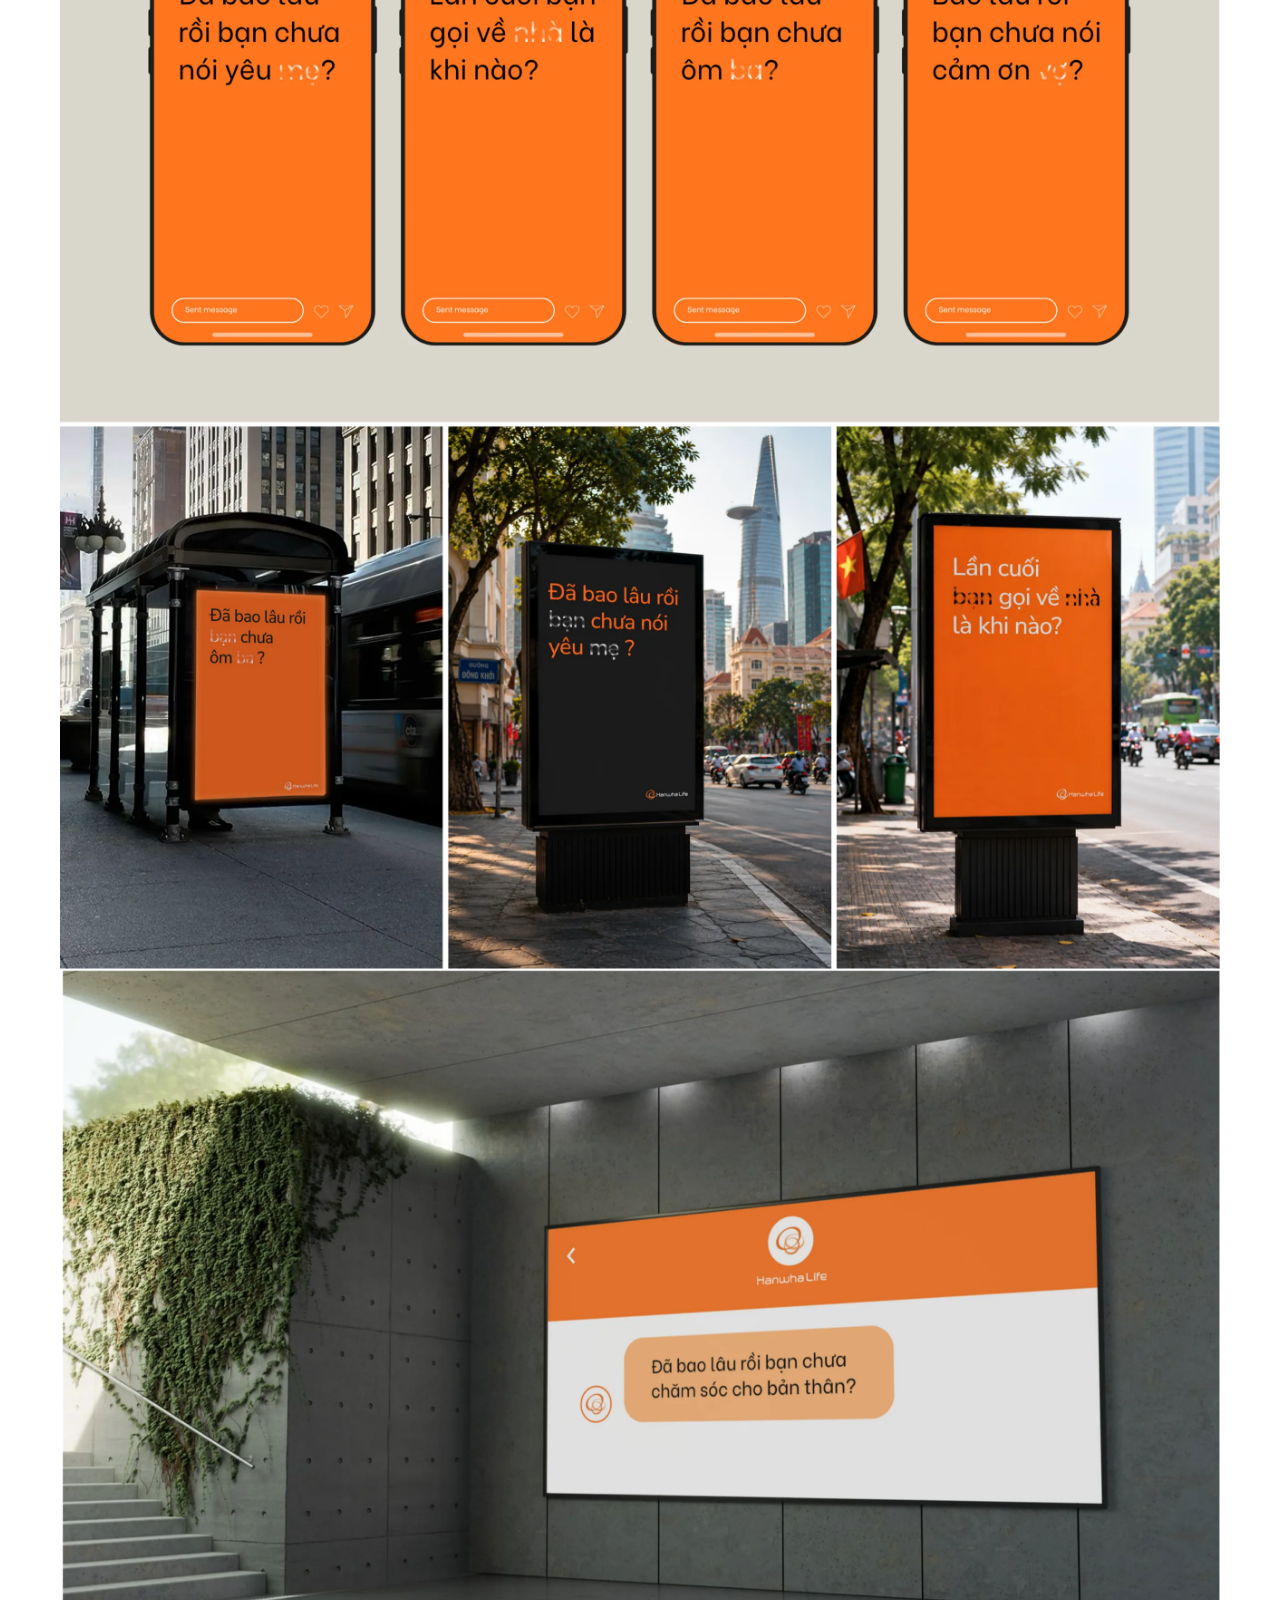
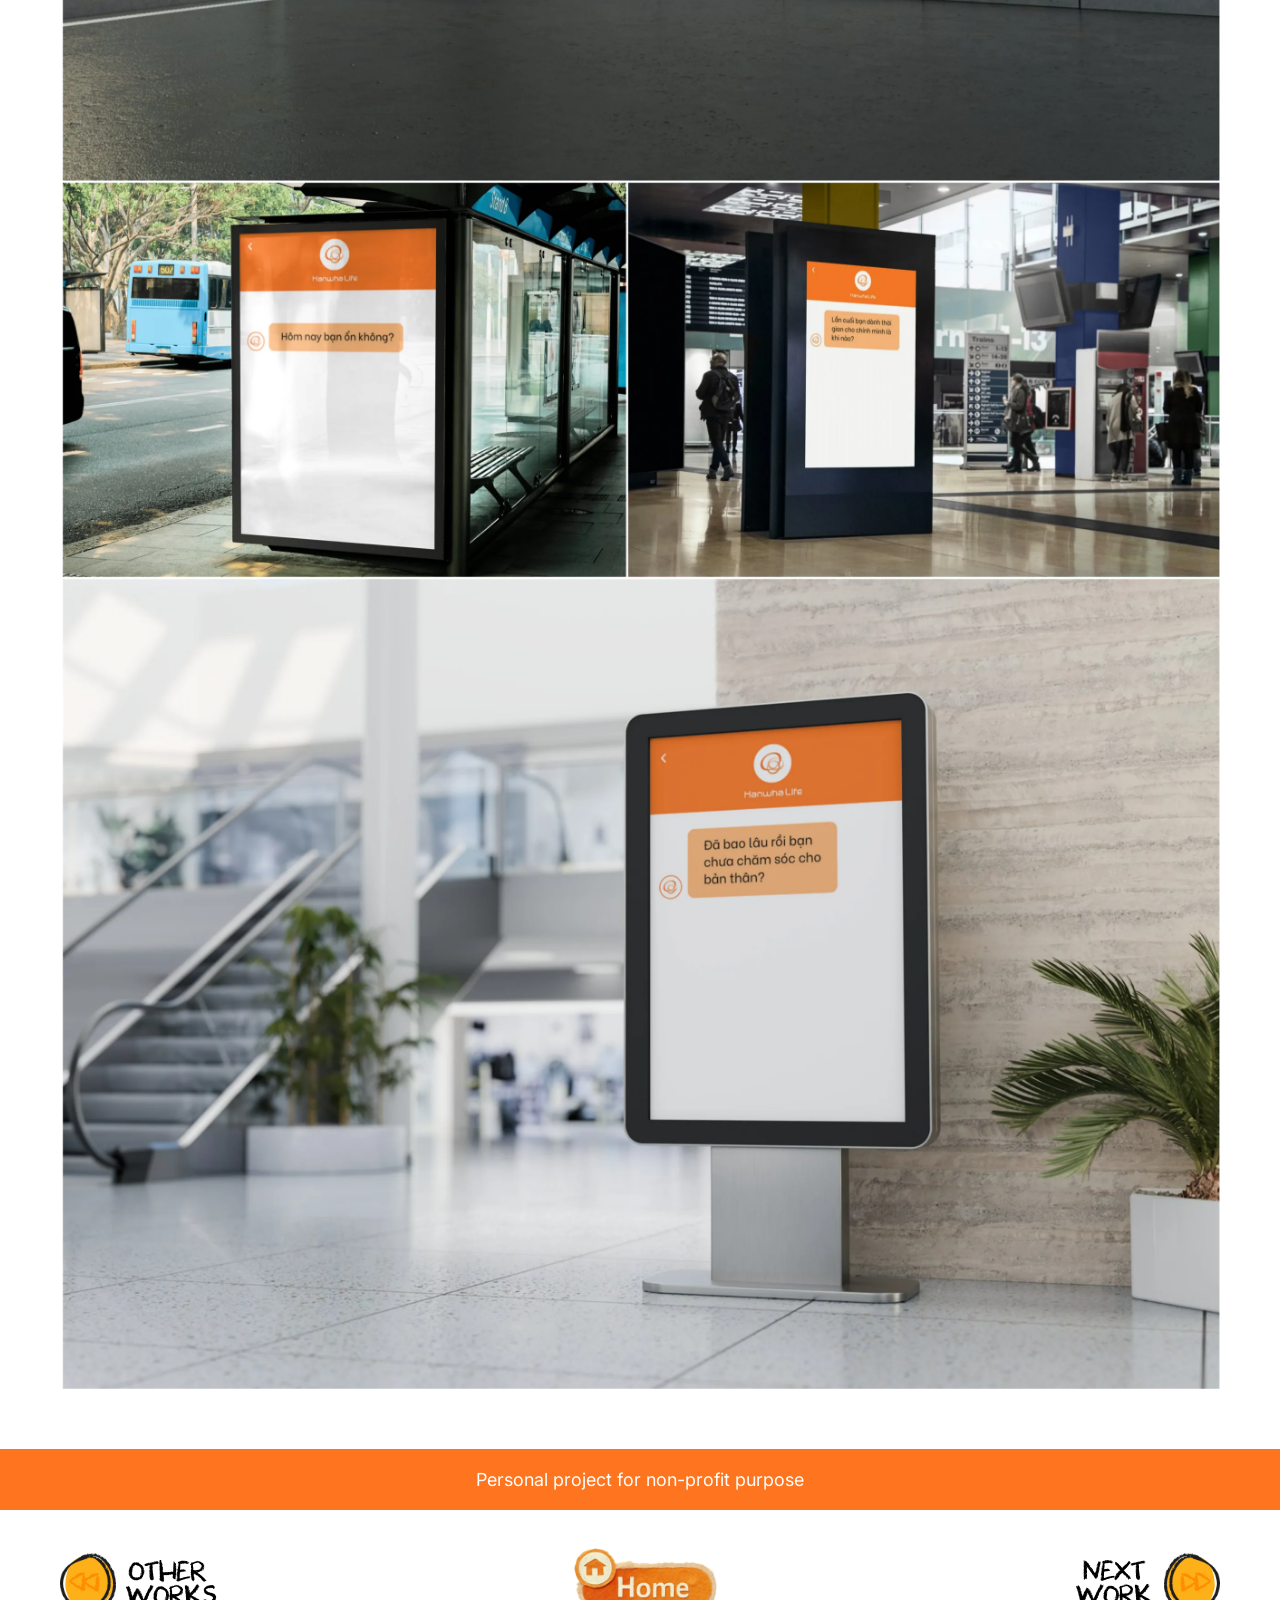
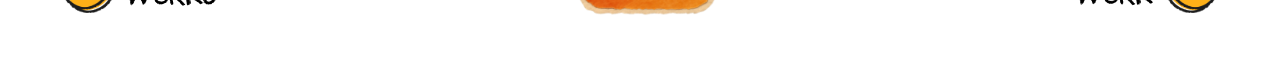
<file: loinhannhu.html>
<!DOCTYPE html>
<html lang="en">

<head>
  <meta charset="UTF-8">
  <meta name="viewport" content="width=device-width, initial-scale=1.0">
  <title>LỜI NHẮN NHỦ - Portfolio</title>
  <link rel="preconnect" href="https://fonts.googleapis.com" />
  <link rel="preconnect" href="https://fonts.gstatic.com" crossorigin />
  <link href="https://fonts.googleapis.com/css2?family=Anton&family=Bebas+Neue&family=Caveat:wght@400;700&family=Inter:wght@400;500;600;700&display=swap" rel="stylesheet" />
  <link rel="stylesheet" href="style_v12.css?v=18" />
</head>

<body class="subpage-body">
  <!-- Global Header Container (Loaded dynamically from script.js) -->
  <div id="global-header-container"></div>

  <!-- ==================== CONTENT ==================== -->
  <main class="becam-content">
    <div class="becam-container">
      
      <!-- Top Image: Banner -->
      <div class="becam-img-card">
        <img src="image/loi_nhan_nhu/billboards.png" alt="LỜI NHẮN NHỦ Banner" class="becam-img" />
      </div>

      <!-- Title and Metadata Image -->
      <div style="max-width: 1180px; margin: 100px auto; padding: 0 var(--becam-side-padding); box-sizing: border-box; width: 100%;">
        <img src="image/loi_nhan_nhu/loi_nhan_nhu.png" alt="Lời Nhắn Nhủ Title" style="width: 100%; height: auto;" />
      </div>

      <!-- Metadata Section -->
      <section class="becam-meta-section">
        <div class="becam-artwork-wrapper" style="text-align: left;">
          <div class="becam-meta-row">
            <span style="color: #ff6b00; font-weight: bold; margin-right: 6px;">Category:</span>
            OOH & Social activation
          </div>
          <div class="becam-meta-row">
            <span style="color: #ff6b00; font-weight: bold; margin-right: 6px;">Year:</span>
            2026
          </div>
          <div class="becam-meta-row">
            <span style="color: #ff6b00; font-weight: bold; margin-right: 6px;">Role:</span>
          </div>
          <ul class="becam-role-list">
            <li><strong>Ideation:</strong> Developed creative concepts and campaign ideas</li>
            <li><strong>Visual Development:</strong> Created visuals and campaign posters</li>
          </ul>
        </div>
      </section>

      <!-- Orange Banner: Background -->
      <section style="background-color: transparent; padding: clamp(20px, 3vw, 40px) var(--becam-side-padding); display: flex; justify-content: center; width: 100%; box-sizing: border-box;">
        <div class="becam-artwork-wrapper" style="text-align: left;">
          <h2 style="color: #FF751F; font-family: var(--font-body); font-size: clamp(28px, 3vw, 40px); margin-top: 0; margin-bottom: 20px; font-weight: 700; text-align: left;">Background</h2>
          <p style="color: var(--ink); font-family: var(--font-body); font-size: clamp(14px, 1.15vw, 17px); line-height: 1.6; margin: 0 auto 0 0; text-align: left;">Billboards often try to say everything: more information, more benefits, more reasons to buy. But in the rush of everyday life, most of these messages fade the moment we pass by.</p>
        </div>
      </section>

      <!-- Artwork Section: Background -->
      <section class="becam-artwork-section" style="margin-top: 0px;">
        <div class="becam-artwork-wrapper">
          <img src="image/loi_nhan_nhu/background.png" alt="Background Artwork" class="becam-artwork-img" />
        </div>
      </section>

      <!-- Orange Banner: Insight -->
      <section style="background-color: transparent; padding: clamp(20px, 3vw, 40px) var(--becam-side-padding); display: flex; justify-content: center; width: 100%; box-sizing: border-box; margin-top: 0px;">
        <div class="becam-artwork-wrapper" style="text-align: left;">
          <h2 style="color: #FF751F; font-family: var(--font-body); font-size: clamp(28px, 3vw, 40px); margin-top: 0; margin-bottom: 20px; font-weight: 700; text-align: left;">Insight</h2>
          <p style="color: var(--ink); font-family: var(--font-body); font-size: clamp(14px, 1.15vw, 17px); line-height: 1.6; margin: 0 auto 0 0; text-align: left;">In the rush of everyday life, we are constantly moving forward. In that pursuit, we often forget the quiet thing that makes life meaningful: the presence of the people we love and even ourselves. Because what truly matters isn't something big, but the simple moments of being there for one another.</p>
        </div>
      </section>

      <!-- Artwork Section: Insight -->
      <section class="becam-artwork-section" style="margin-top: 40px;">
        <div class="becam-artwork-wrapper">
          <img src="image/loi_nhan_nhu/insight.png" alt="Insight Artwork" class="becam-artwork-img" />
        </div>
      </section>
      <!-- Orange Banner: Idea -->
      <section style="background-color: transparent; padding: clamp(20px, 3vw, 40px) var(--becam-side-padding); display: flex; justify-content: center; width: 100%; box-sizing: border-box; margin-top: 40px;">
        <div class="becam-artwork-wrapper" style="text-align: left;">
          <h2 style="color: #FF751F; font-family: var(--font-body); font-size: clamp(28px, 3vw, 40px); margin-top: 0; margin-bottom: 20px; font-weight: 700; text-align: left;">Idea</h2>
          <p style="color: var(--ink); font-family: var(--font-body); font-size: clamp(14px, 1.15vw, 17px); line-height: 1.6; margin: 0 auto 0 0; text-align: left;">Hanwha Life wanted to move away from the usual insurance advertising, no product pushing, no heavy branding, no noise. Instead of talking to people like consumers, we chose to speak to them as people, asking one gentle question to remind us all to pause and protect the moments with those we love. The fading pronouns are used to create a subtle urgency, reminding us how health, presence, and loved ones can slowly disappear if left unnoticed.</p>
        </div>
      </section>

      <!-- Artwork Section: Idea -->
      <section class="becam-artwork-section" style="margin-top: 0px;">
        <div class="becam-artwork-wrapper">
          <img src="image/loi_nhan_nhu/ideal.svg" alt="Idea Artwork" class="becam-artwork-img" />
        </div>
      </section>
      
      <!-- Orange Banner: Social Activation & OOH -->
      <section style="background-color: transparent; padding: clamp(20px, 3vw, 40px) var(--becam-side-padding); display: flex; justify-content: center; width: 100%; box-sizing: border-box; margin-top: 0px;">
        <div class="becam-artwork-wrapper" style="text-align: left;">
          <h2 style="color: #FF751F; font-family: var(--font-body); font-size: clamp(28px, 3vw, 40px); margin-top: 0; margin-bottom: 20px; font-weight: 700; text-align: left;">Social Activation & OOH</h2>
          <p style="color: var(--ink); font-family: var(--font-body); font-size: clamp(14px, 1.15vw, 17px); line-height: 1.6; margin: 0 auto 0 0; text-align: left;">This idea use a series of minimalist OOH and social posts. Each one asks a simple, honest question, something small but powerful enough to make people pause for a moment in their busy day.</p>
        </div>
      </section>

      <!-- Artwork Section: Social Activation & OOH -->
      <section class="becam-artwork-section" style="margin-top: 0px;">
        <div class="becam-artwork-wrapper">
          <img src="image/loi_nhan_nhu/social.webp" alt="Social Activation & OOH Artwork" class="becam-artwork-img" />
        </div>
      </section>

      <!-- Orange Banner: Personal project -->
      <section style="background-color: #FF751F; padding: clamp(10px, 2vw, 20px) 0; text-align: center; width: 100%; box-sizing: border-box; margin-top: 0px;">
        <p style="color: #ffffff; font-size: 18px; font-weight: normal; margin: 0;">Personal project for non-profit purpose</p>
      </section>

      <!-- Footer Navigation -->
      <section class="becam-footer-nav">
        <a href="work.html" class="nav-btn prev-btn">
          <img src="image/prev.png" alt="Prev" />
          <img src="image/otherworks.png" alt="Other Works" style="margin-left: 10px;" />
        </a>
        <a href="index.html" class="nav-btn home-btn">
          <img src="image/home.png" alt="Home" />
        </a>
        <a href="debeat.html" class="nav-btn next-btn">
          <img src="image/nextwork.png" alt="Next Work" style="margin-right: 10px;" />
          <img src="image/next.png" alt="Next" />
        </a>
      </section>

    </div>
  </main>

  <script src="script.js"></script>
</body>

</html>
</file>
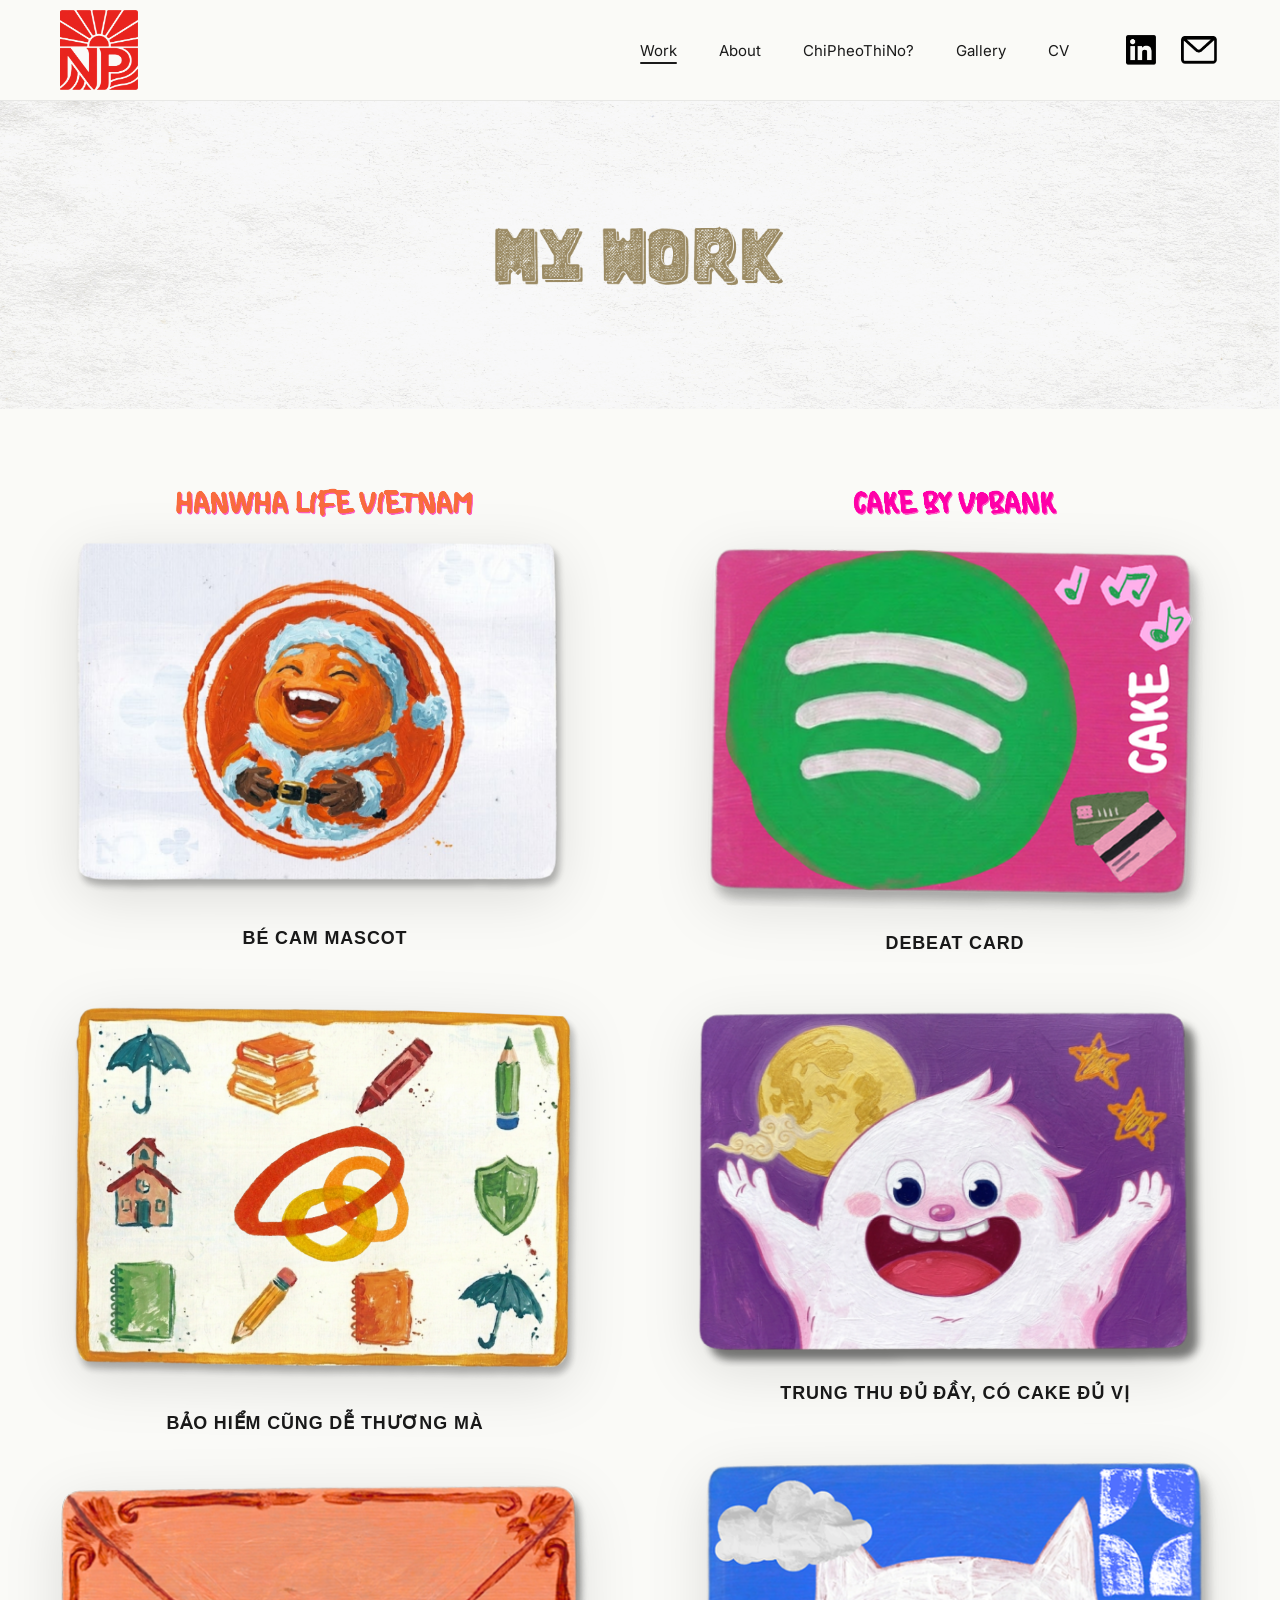
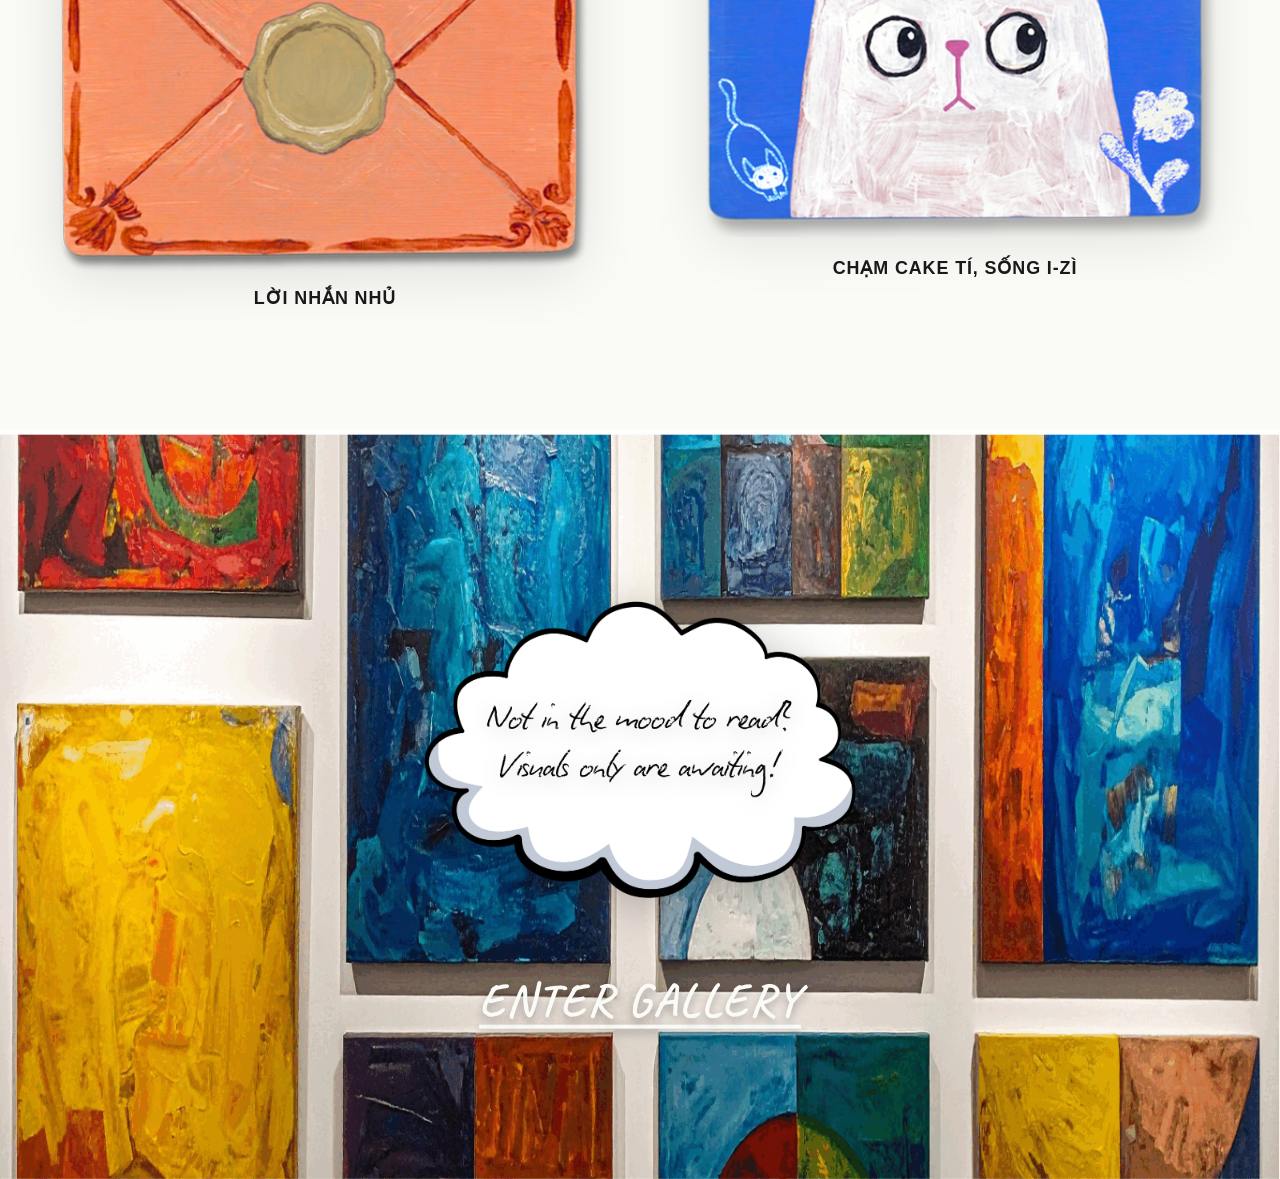
<file: work.html>
<!DOCTYPE html>
<html lang="en">
<head>
  <meta charset="UTF-8" />
  <meta name="viewport" content="width=device-width, initial-scale=1.0" />
  <meta name="description" content="Nhat Phan – Selected Works & Marketing Projects." />
  <title>Nhat Phan | My Work</title>
  <link rel="preconnect" href="https://fonts.googleapis.com" />
  <link rel="preconnect" href="https://fonts.gstatic.com" crossorigin />
  <link href="https://fonts.googleapis.com/css2?family=Anton&family=Bebas+Neue&family=Caveat:wght@400;700&family=Inter:wght@400;500;600;700&display=swap" rel="stylesheet" />
  <link rel="stylesheet" href="style_v12.css?v=18" />
</head>
<body class="subpage-body">

  <!-- Global Header Container (Loaded dynamically from script.js) -->
  <div id="global-header-container"></div>

  <!-- ==================== WORK BANNER (300px) ==================== -->
  <section class="work-container">
    <!-- Background texture -->
    <div class="work-bg">
      <img src="image/bg_mywork.png" alt="background texture" class="bg-img" />
    </div>
  </section>

  <!-- ==================== PORTFOLIO ITEMS ==================== -->
  <main class="work-content">
    <div class="work-categories-grid">
      
      <!-- Column 1: Hanwha Life Vietnam -->
      <div class="work-column">
        <h2 class="column-title">
          <img src="image/life_vietnam.png" alt="HANWHA LIFE VIETNAM" class="column-title-img" />
        </h2>
        
        <a href="becam.html" class="work-item" style="text-decoration: none; color: inherit;">
          <div class="work-img-card">
            <img src="image/bé_cam_mascot.png" alt="Bé Cam Mascot" class="work-item-img" />
            <div class="work-hover-overlay">
              <span class="hover-text hover-coral">Mascot Design &<br>Integrated Activation</span>
            </div>
          </div>
          <h3 class="work-item-caption">BÉ CAM MASCOT</h3>
        </a>

        <a href="baohiem.html" class="work-item" style="text-decoration: none; color: inherit;">
          <div class="work-img-card">
            <img src="image/baohiemva.png" alt="Bảo hiểm cũng dễ thương mà" class="work-item-img" />
            <div class="work-hover-overlay">
              <span class="hover-text hover-green">OOH &<br>Social Activation</span>
            </div>
          </div>
          <h3 class="work-item-caption">BẢO HIỂM CŨNG DỄ THƯƠNG MÀ</h3>
        </a>

        <a href="loinhannhu.html" class="work-item" style="text-decoration: none; color: inherit;">
          <div class="work-img-card">
            <img src="image/loinhannhu.png" alt="Lời nhắn nhủ" class="work-item-img" />
            <div class="work-hover-overlay">
              <span class="hover-text hover-coral">OOH &<br>Social Activation</span>
            </div>
          </div>
          <h3 class="work-item-caption">LỜI NHẮN NHỦ</h3>
        </a>

      </div>

      <!-- Column 2: Cake by VPBank -->
      <div class="work-column">
        <h2 class="column-title">
          <img src="image/cake_by_vpbank.png" alt="CAKE BY VPBANK" class="column-title-img" />
        </h2>
        
        <a href="debeat.html" class="work-item" style="text-decoration: none; color: inherit;">
          <div class="work-img-card">
            <img src="image/debeat_card.png" alt="Debeat Card" class="work-item-img" />
            <div class="work-hover-overlay">
              <span class="hover-text hover-pink">Product Design</span>
            </div>
          </div>
          <h3 class="work-item-caption">DEBEAT CARD</h3>
        </a>

        <a href="trungthu.html" class="work-item" style="text-decoration: none; color: inherit;">
          <div class="work-img-card">
            <img src="image/trungthu.png" alt="Trung thu đủ đầy, có Cake đủ vị" class="work-item-img" />
            <div class="work-hover-overlay">
              <span class="hover-text hover-purple">Social Activation,<br>Workshop & Stunt</span>
            </div>
          </div>
          <h3 class="work-item-caption">TRUNG THU ĐỦ ĐẦY, CÓ CAKE ĐỦ VỊ</h3>
        </a>

        <a href="chamcake.html" class="work-item" style="text-decoration: none; color: inherit;">
          <div class="work-img-card">
            <img src="image/chamcaketi.png" alt="Chạm Cake tí, sống I-Zì" class="work-item-img" />
            <div class="work-hover-overlay">
              <span class="hover-text hover-blue">Merchandise Design &<br>Social Activation</span>
            </div>
          </div>
          <h3 class="work-item-caption">CHẠM CAKE TÍ, SỐNG I-ZÌ</h3>
        </a>

      </div>

    </div>
  </main>

  <!-- ==================== BOTTOM DECORATIVE ARTWORK ==================== -->
  <div class="work-footer-deco">
    <img src="image/bg_end_work.png" alt="" class="footer-deco-img" aria-hidden="true" />
    
    <!-- Centered overlay contents -->
    <div class="footer-overlay-content">
      <a href="gallery.html" class="notinthemood-link-wrapper">
        <div class="notinthemood-container">
          <img src="image/notinthemood.png" alt="Not in the mood" class="notinthemood-img" />
          <img src="image/text_notinthemood.png" alt="Not in the mood text" class="notinthemood-text-img" />
        </div>
      </a>
      <a href="gallery.html" class="gallery-link-wrapper">
        <span class="enter-gallery-text">ENTER GALLERY</span>
      </a>
    </div>
  </div>

  <script src="script.js"></script>
</body>
</html>
</file>
<file: style_v12.css>
/* =============================================
   RESET & BASE
   ============================================= */
*,
*::before,
*::after {
  box-sizing: border-box;
  margin: 0;
  padding: 0;
  scrollbar-width: none; /* Firefox */
  -ms-overflow-style: none; /* IE and Edge */
}

/* Hide scrollbar globally for WebKit browsers */
::-webkit-scrollbar {
  display: none;
}

:root {
  --pink: #FF0F80;
  --pink-dark: #CC0066;
  --yellow: #FFE533;
  --black: #0D0D0D;
  --white: #FAFAF7;
  --paper: #F3EFE6;
  --ink: #1A1A1A;
  --font-display: 'Bebas Neue', 'Anton', sans-serif;
  --font-hand: 'Caveat', cursive;
  --font-body: 'Inter', sans-serif;
  --page-h: 100svh;
  --becam-side-padding: clamp(20px, 6vw, 60px);
}

html {
  scroll-behavior: smooth;
  overflow-x: hidden;
}

/* Disable scrolling completely on the homepage */
html:not(:has(.subpage-body)),
html:not(:has(.subpage-body)) body {
  overflow: hidden;
  height: 100vh;
  height: 100svh;
}

html:not(:has(.subpage-body)) body {
  display: flex;
  flex-direction: column;
}

html:not(:has(.subpage-body)) .page-menu {
  flex: 1;
  min-height: 0;
  height: auto;
}

body {
  font-family: var(--font-body);
  background: #ffffff;
  color: var(--ink);
  overflow-x: hidden;
}

/* =============================================
   SHARED PAGE BASE
   ============================================= */
.page {
  position: relative;
  width: 100%;
  min-height: var(--page-h);
  display: flex;
  flex-direction: column;
  overflow: hidden;
  scroll-snap-align: start;
}

/* Full-cover background image */
.bg-img {
  position: absolute;
  inset: 0;
  width: 100%;
  height: 100%;
  object-fit: cover;
  object-position: top center;
  z-index: 0;
  pointer-events: none;
  user-select: none;
}

.bg-overlay {
  position: absolute;
  inset: 0;
  background: rgba(243, 239, 230, 0.15);
  z-index: 1;
}

/* =============================================
   PAGE 1 – HERO
   ============================================= */
.page-hero {
  align-items: center;
  justify-content: flex-start;
  min-height: var(--page-h);
  height: var(--page-h);
}

.hero-bg {
  position: absolute;
  inset: 0;
  z-index: 0;
  overflow: hidden;
}

/* ---- NAV TAGS TICKER ---- */
.hero-nav {
  position: relative;
  z-index: 10;
  width: 100%;
  overflow: hidden;
  display: flex;
  padding: clamp(32px, 4.5vw, 54px) 0 0;
}

.ticker-content {
  display: flex;
  white-space: nowrap;
  animation: ticker 20s linear infinite;
  width: max-content;
}

.nav-tag {
  font-family: var(--font-body);
  font-weight: 600;
  font-size: clamp(9px, 1.1vw, 14px);
  letter-spacing: 0.18em;
  color: #5E0023;
  margin-right: clamp(60px, 10vw, 150px);
  /* Large space between tags */
  display: inline-block;
}

@keyframes ticker {
  0% {
    transform: translateX(0);
  }

  100% {
    transform: translateX(-25%);
  }
}

.nav-tag {
  cursor: default;
  transition: color 0.25s;
}

.nav-tag:hover {
  color: var(--pink);
}

/* ---- TITLE ---- */
.hero-title-wrapper {
  position: relative;
  z-index: 5;
  /* behind person-wrapper (z-index 8) */
  width: 100%;
  max-width: none;
  margin: 0 auto;
  display: flex;
  justify-content: center;
  padding: 0 clamp(20px, 5vw, 60px);
  margin-top: clamp(-10px, -1vw, -20px);
  pointer-events: none;
}

.hero-title-img {
  width: 100%;
  max-width: 1280px;
  /* keep high-end limit matching the grid */
  height: auto;
  display: block;
  opacity: 0;
  animation: titleImageReveal 0.9s cubic-bezier(0.22, 1, 0.36, 1) 0.4s forwards;
  filter: drop-shadow(0 4px 10px rgba(0, 0, 0, 0.06));
}

@keyframes titleImageReveal {
  from {
    opacity: 0;
    transform: scale(0.95);
  }

  to {
    opacity: 1;
    transform: scale(1);
  }
}

/* ---- SUB LABELS (Below Portfolio Left/Right) ---- */
.hero-sublabels {
  position: relative;
  z-index: 10;
  width: 100%;
  max-width: none;
  margin: 0 auto;
  display: flex;
  justify-content: space-between;
  padding: 0 clamp(20px, 5vw, 60px);
  margin-top: clamp(-130px, -9vw, -70px);
  /* Shifted up by ~100px to overlay portfolio title image */
  pointer-events: none;
}

.sublabel {
  font-family: var(--font-display);
  font-size: clamp(11px, 1.3vw, 18px);
  letter-spacing: 0.06em;
  color: #F96B3E;
  /* Bright coral-orange as requested */
  opacity: 0;
  animation: fadeInUp 0.6s ease 1.1s forwards;
  white-space: nowrap;
}

.sublabel em {
  font-style: italic;
}

/* ---- PERSON IMAGE ---- */
.person-wrapper {
  position: absolute;
  bottom: 0px;
  /* Moved up a bit */
  /* Sat voi day cua page-hero/bg_big */
  top: auto;
  left: 50%;
  transform: translateX(-50%);
  z-index: 8;
  width: clamp(240px, 32vw, 480px);
  /* Phong to de de len anh portfolio! */
  pointer-events: none;
  opacity: 0;
  animation: personRise 1s cubic-bezier(0.22, 1, 0.36, 1) 0.6s forwards;
}

.person-img {
  width: 100%;
  height: auto;
  display: block;
  filter: drop-shadow(0 20px 40px rgba(0, 0, 0, 0.18));
}

/* head.png – brain/gear illustration overlaid above the face, flush on top */
.head-img {
  position: absolute;
  /* bottom of brain aligns flush with top of person's forehead slice */
  bottom: 91.5%;
  left: 50%;
  transform: translateX(-50%);
  width: 95%;
  height: auto;
  filter: drop-shadow(0 6px 16px rgba(0, 0, 0, 0.12));
  pointer-events: none;
  animation: none;
}


/* ---- SPEECH BUBBLE (hero) ---- */
.speech-bubble-img-wrapper {
  position: absolute;
  z-index: 15;
  width: clamp(150px, 20vw, 270px);
  opacity: 0;
  animation: bubblePop 0.5s cubic-bezier(0.34, 1.56, 0.64, 1) 1.4s forwards;
  pointer-events: auto;
  cursor: pointer;
  transition: transform 0.3s cubic-bezier(0.34, 1.56, 0.64, 1);
}

/* Left-side bubble positioning */
.speech-left {
  left: clamp(60px, 15vw, 240px);
  bottom: clamp(0px, 4vw, 80px);
  /* Reverted to align with the bottom-seated face */
  top: auto;
}

.speech-bubble-img {
  width: 100%;
  height: auto;
  display: block;
  filter: drop-shadow(3px 3px 0px rgba(0, 0, 0, 0.1));
}

/* ---- SCROLL CUE ---- */
.scroll-cue {
  position: absolute;
  bottom: clamp(14px, 2.5vh, 28px);
  left: 50%;
  transform: translateX(-50%);
  z-index: 20;
  background: var(--pink);
  border: none;
  border-radius: 50%;
  width: clamp(36px, 4vw, 52px);
  height: clamp(36px, 4vw, 52px);
  cursor: pointer;
  display: flex;
  align-items: center;
  justify-content: center;
  opacity: 0;
  animation: fadeIn 0.5s ease 2s forwards;
  transition: background 0.2s, transform 0.2s;
  box-shadow: 0 4px 18px rgba(255, 15, 128, 0.35);
}

.scroll-cue:hover {
  background: var(--pink-dark);
  transform: translateX(-50%) scale(1.1);
}

.scroll-arrow {
  color: #fff;
  font-size: clamp(16px, 2vw, 24px);
  animation: bounce 1.4s ease infinite 2.5s;
  line-height: 1;
}

/* =============================================
   PAGE 2 – MENU
   ============================================= */
.page-menu {
  align-items: flex-start;
  padding-top: 60px;
  padding-bottom: 50px;
}

/* ---- HEADER ---- */
.menu-header {
  position: relative;
  z-index: 20;
  width: 100%;
  display: flex;
  align-items: center;
  justify-content: space-between;
  padding: 0 clamp(20px, 4vw, 50px);
}

.menu-logo {
  display: flex;
  align-items: center;
  gap: clamp(8px, 1.2vw, 16px);
  opacity: 0;
  animation: fadeInDown 0.6s ease 0.1s forwards;
}

.logo-img {
  height: clamp(65px, 8vw, 100px);
  width: auto;
  object-fit: contain;
}

.logo-text {
  display: flex;
  flex-direction: column;
  line-height: 1.2;
}

.logo-name {
  font-family: var(--font-display);
  font-size: clamp(14px, 1.8vw, 22px);
  letter-spacing: 0.12em;
  color: var(--ink);
}

.logo-sub {
  font-family: var(--font-body);
  font-size: clamp(8px, 0.9vw, 11px);
  letter-spacing: 0.18em;
  color: #555;
  text-transform: uppercase;
}

.menu-social {
  display: flex;
  align-items: center;
  gap: clamp(8px, 1.2vw, 16px);
  opacity: 0;
  animation: fadeInDown 0.6s ease 0.2s forwards;
}

.social-btn {
  display: flex;
  align-items: center;
  justify-content: center;
  width: clamp(36px, 4.2vw, 54px);
  height: clamp(36px, 4.2vw, 54px);
  border: none;
  background: transparent;
  transition: transform 0.2s, opacity 0.2s;
}

.social-btn:hover {
  transform: scale(1.1);
  opacity: 0.8;
}

.social-btn img {
  width: 65%;
  height: 65%;
  object-fit: contain;
}

#gmail-btn img {
  width: 88%;
  height: 88%;
}

/* ---- COUPLE CENTER ---- */
.couple-wrapper {
  position: absolute;
  bottom: clamp(80px, 10.5vh, 120px);
  /* Shifted down to avoid touching the header */
  left: 50%;
  transform: translateX(-50%);
  z-index: 8;
  width: clamp(210px, 28vw, 410px);
  /* Petite and compact original size */
  display: flex;
  flex-direction: column;
  align-items: center;
  pointer-events: none;
  opacity: 0;
  animation: personRise 0.9s cubic-bezier(0.22, 1, 0.36, 1) 0.4s forwards;
}

.couple-img {
  width: 100%;
  height: auto;
  display: block;
  filter: drop-shadow(0 16px 36px rgba(0, 0, 0, 0.14));
}

/* ---- CLOUD BUBBLE ---- */
.cloud-bubble {
  position: relative;
  background: var(--white);
  border: 2.5px solid var(--ink);
  border-radius: 50%;
  padding: clamp(14px, 2vw, 22px) clamp(18px, 2.8vw, 30px);
  max-width: clamp(180px, 24vw, 300px);
  text-align: center;
  margin-bottom: 8px;
  box-shadow:
    3px 3px 0 var(--ink),
    /* cloud bumps */
    0 -18px 0 -4px var(--white),
    0 -18px 0 -1.5px var(--ink),
    -14px -12px 0 -4px var(--white),
    -14px -12px 0 -1.5px var(--ink),
    14px -12px 0 -4px var(--white),
    14px -12px 0 -1.5px var(--ink);
  opacity: 0;
  pointer-events: none;
  animation: bubblePop 0.6s cubic-bezier(0.34, 1.56, 0.64, 1) 0.8s forwards;
}

.cloud-bubble p {
  font-family: var(--font-hand);
  font-size: clamp(12px, 1.3vw, 17px);
  line-height: 1.5;
  color: var(--ink);
}

/* ---- MENU GRID ---- */
.menu-grid {
  position: relative;
  z-index: 15;
  width: 100%;
  max-width: 1360px;
  margin: 0 auto;
  flex: 1;
  display: flex;
  justify-content: space-between;
  align-items: center;
  padding: 0 40px;
  pointer-events: all;
}

.menu-column {
  display: flex;
  flex-direction: column;
  justify-content: space-between;
  z-index: 10;
}

.menu-column--left {
  align-items: flex-end;
  height: clamp(580px, 75vh, 730px);
  width: 250px;
}

.menu-column--right {
  align-items: flex-start;
  height: clamp(390px, 50vh, 500px);
  width: 250px;
}

.menu-item {
  display: flex;
  flex-direction: column;
  align-items: center;
  gap: clamp(6px, 1vw, 12px);
  text-decoration: none;
  color: var(--ink);
  width: fit-content;
  opacity: 0;
  animation: menuItemIn 0.5s cubic-bezier(0.34, 1.56, 0.64, 1) calc(0.6s + var(--delay)) forwards;
  transition: transform 0.2s;
}

.menu-item:hover {
  transform: scale(1.08) translateY(-4px);
}

.menu-item--left {
  justify-self: end;
}

.menu-item--right {
  justify-self: start;
}

/* place items in staggered rows around the couple */
#menu-work {
  grid-column: 1;
  grid-row: 1;
  position: relative;
  left: 10px;
}

#menu-resume {
  grid-column: 1;
  grid-row: 3;
  position: relative;
  left: -85px;
  margin-bottom: -15px;
}

#menu-about {
  grid-column: 1;
  grid-row: 5;
  position: relative;
  left: 10px;
}

#menu-chipheo {
  grid-column: 2;
  grid-row: 2;
  position: relative;
}

#menu-chipheo .menu-icon {
  width: clamp(84px, 12vw, 172px);
}

#menu-gallery {
  grid-column: 2;
  grid-row: 4;
  position: relative;
}

#menu-gallery .menu-icon {
  width: clamp(72px, 10.4vw, 143px);
}

#menu-resume .menu-icon {
  width: clamp(58px, 8.4vw, 118px);
}

.menu-icon {
  width: clamp(56px, 8vw, 110px);
  height: auto;
  object-fit: contain;
  filter: drop-shadow(2px 4px 6px rgba(0, 0, 0, 0.15));
  transition: filter 0.2s, transform 0.2s;
}

.menu-item:hover .menu-icon {
  filter: drop-shadow(4px 6px 10px rgba(0, 0, 0, 0.22));
  transform: rotate(-4deg);
}

.menu-label {
  font-family: var(--font-display);
  font-size: clamp(11px, 1.2vw, 16px);
  letter-spacing: 0.14em;
  color: var(--ink);
  text-align: center;
}

/* ---- DECORATIVE GROUP ---- */
.group-deco {
  position: absolute;
  bottom: 0;
  right: clamp(10px, 2vw, 30px);
  z-index: 5;
  width: clamp(40px, 8vw, 120px);
  height: auto;
  opacity: 0.55;
  pointer-events: none;
  animation: fadeIn 0.8s ease 1.2s forwards;
}

/* =============================================
   KEYFRAME ANIMATIONS
   ============================================= */
@keyframes fadeInDown {
  from {
    opacity: 0;
    transform: translateY(-20px);
  }

  to {
    opacity: 1;
    transform: translateY(0);
  }
}

@keyframes fadeInUp {
  from {
    opacity: 0;
    transform: translateY(20px);
  }

  to {
    opacity: 1;
    transform: translateY(0);
  }
}

@keyframes fadeIn {
  from {
    opacity: 0;
  }

  to {
    opacity: 1;
  }
}

@keyframes titleReveal {
  from {
    opacity: 0;
    letter-spacing: 0.3em;
    transform: scaleY(0.7);
  }

  to {
    opacity: 1;
    letter-spacing: -0.02em;
    transform: scaleY(1);
  }
}

@keyframes personRise {
  from {
    opacity: 0;
    transform: translateX(-50%) translateY(60px);
  }

  to {
    opacity: 1;
    transform: translateX(-50%) translateY(0);
  }
}

@keyframes mobileRise {
  from {
    opacity: 0;
    transform: translateY(60px);
  }

  to {
    opacity: 1;
    transform: translateY(0);
  }
}

@keyframes bubblePop {
  from {
    opacity: 0;
    transform: scale(0.5);
  }

  to {
    opacity: 1;
    transform: scale(1);
  }
}

@keyframes menuItemIn {
  from {
    opacity: 0;
    transform: scale(0.7) translateY(20px);
  }

  to {
    opacity: 1;
    transform: scale(1) translateY(0);
  }
}

@keyframes bounce {

  0%,
  100% {
    transform: translateY(0);
  }

  50% {
    transform: translateY(8px);
  }
}

/* Page 2 – reset transform for couple on scroll trigger */
.page-menu.visible .couple-wrapper,
.page-menu.visible .cloud-bubble,
.page-menu.visible .menu-logo,
.page-menu.visible .menu-social,
.page-menu.visible .menu-item {
  animation-play-state: running;
}

/* =============================================
   RESPONSIVE – TABLET (≤768px)
   ============================================= */
@media (max-width: 768px) {

  html:not(:has(.subpage-body)),
  html:not(:has(.subpage-body)) body {
    overflow-y: auto !important;
    height: auto !important;
  }

  .hero-title {
    font-size: clamp(60px, 20vw, 130px);
  }

  .hero-sublabels {
    margin-top: clamp(-80px, -10vw, -50px);
    /* Shifted up on tablet to overlay portfolio */
  }

  .person-wrapper {
    bottom: 30px;
    /* Moved up a bit on tablet */
    top: auto;
    width: clamp(200px, 34vw, 280px);
  }

  .speech-left {
    left: clamp(20px, 6vw, 60px);
    top: auto;
    bottom: clamp(0px, 2.5vw, 35px);
    max-width: clamp(120px, 38vw, 190px);
  }

  .menu-column {
    display: contents;
  }

  .page-menu {
    display: flex;
    flex-direction: column;
    justify-content: flex-start;
    align-items: center;
    padding-top: clamp(45px, 8vh, 85px);
    padding-bottom: 40px;
    height: auto !important;
    min-height: 100vh;
    min-height: 100svh;
    overflow: visible !important;
    box-sizing: border-box;
  }

  /* Menu grid → 2 straight vertical columns, bottom item centered */
  .menu-grid {
    display: grid;
    grid-template-columns: 1fr 1fr;
    grid-template-rows: repeat(3, auto);
    row-gap: clamp(12px, 2.5vh, 22px);
    column-gap: clamp(40px, 10vw, 80px);
    padding: 0 clamp(14px, 5vw, 60px);
    width: 100%;
    max-width: 440px;
    margin: clamp(5px, 1.5vh, 18px) auto 0;
    flex: 1;
    align-items: center;
    justify-items: center;
    z-index: 10;
  }

  .menu-item {
    left: 0 !important;
    margin: 0 !important;
    justify-self: center !important;
  }

  #menu-work {
    grid-column: 1;
    grid-row: 1;
  }

  #menu-chipheo {
    grid-column: 2;
    grid-row: 1;
  }

  #menu-resume {
    grid-column: 1;
    grid-row: 2;
  }

  #menu-gallery {
    grid-column: 2;
    grid-row: 2;
  }

  #menu-about {
    grid-column: 1;
    grid-row: 3;
  }

  #menu-resume .menu-icon {
    width: clamp(58px, 21vw, 92px);
  }

  #menu-work .menu-icon,
  #menu-about .menu-icon {
    width: clamp(58px, 18vw, 92px);
  }

  #menu-chipheo .menu-icon {
    width: clamp(82px, 29vw, 132px);
  }

  #menu-gallery .menu-icon {
    width: clamp(65px, 23vw, 104px);
  }

  .menu-item--left,
  .menu-item--right {
    align-self: center;
  }

  .couple-wrapper {
    position: relative;
    bottom: auto;
    left: auto;
    transform: none;
    margin-top: clamp(25px, 4vh, 50px);
    margin-left: auto;
    margin-right: auto;
    width: clamp(260px, 60vw, 420px);
    opacity: 1;
    z-index: 5;
    pointer-events: none;
    will-change: transform, opacity;
    backface-visibility: hidden;
    animation: mobileRise 0.9s cubic-bezier(0.22, 1, 0.36, 1) 0.4s forwards;
  }

  .cloud-bubble {
    max-width: clamp(150px, 50vw, 250px);
  }
}

/* =============================================
   RESPONSIVE – MOBILE (≤480px)
   ============================================= */
@media (max-width: 480px) {

  .hero-nav {
    padding: 12px 16px 0;
    gap: 8px;
    flex-wrap: wrap;
    justify-content: center;
  }

  .nav-tag {
    font-size: 9px;
  }

  .hero-title {
    font-size: clamp(52px, 22vw, 100px);
    padding: 0 8px;
  }

  .hero-sublabels {
    padding: 0 16px;
    flex-direction: column;
    gap: 4px;
    align-items: center;
    margin-top: 10px;
  }

  .sublabel {
    text-align: center;
    font-size: 11px;
    white-space: normal;
  }

  .person-wrapper {
    bottom: 20px;
    /* Moved up a bit on mobile */
    top: auto;
    width: 62vw;
  }

  .speech-left {
    left: 12vw;
    bottom: 4vw;
    max-width: 40vw;
    padding: 0;
  }

  .page-menu {
    padding-top: clamp(35px, 5.5vh, 50px);
    padding-bottom: 30px;
  }

  /* Menu grid adjustments for smaller mobiles */
  .menu-grid {
    padding: 0 12px;
    margin-top: clamp(5px, 1.2vh, 12px);
    width: 100%;
    max-width: 320px;
    row-gap: clamp(10px, 1.8vh, 16px);
    column-gap: 24px;
  }

  .menu-icon {
    width: clamp(50px, 18vw, 80px);
  }

  #menu-work .menu-icon,
  #menu-about .menu-icon {
    width: clamp(56px, 19vw, 86px);
  }

  #menu-resume .menu-icon {
    width: clamp(58px, 22vw, 90px);
  }

  #menu-chipheo .menu-icon {
    width: clamp(82px, 31vw, 130px);
  }

  .couple-wrapper {
    width: clamp(250px, 55vw, 400px);
    margin: 15px auto 0;
  }

  .cloud-bubble {
    max-width: 58vw;
    padding: 10px 12px;
  }

  .cloud-bubble p {
    font-size: 11px;
  }

  .logo-name {
    font-size: 13px;
  }

  .logo-sub {
    font-size: 8px;
  }

  .logo-img {
    height: 52px;
  }
}

/* =============================================
   HOVER / FOCUS STATES FOR ACCESSIBILITY
   ============================================= */
a:focus-visible,
button:focus-visible {
  outline: 3px solid var(--pink);
  outline-offset: 3px;
}

/* =============================================
   PRINT (hide animations)
   ============================================= */
@media print {
  html {
    scroll-snap-type: none;
  }

  .scroll-cue {
    display: none;
  }

  * {
    animation: none !important;
    opacity: 1 !important;
  }
}

/* =============================================
   SUBPAGES & GLOBAL SHARED HEADER
   ============================================= */
.subpage-body {
  background-color: var(--white);
  color: var(--ink);
  overflow-x: hidden;
}

.global-header {
  position: sticky;
  top: 0;
  left: 0;
  width: 100%;
  z-index: 100;
  background: var(--white);
  border-bottom: 1px solid rgba(0, 0, 0, 0.07);
  display: flex;
  justify-content: space-between;
  align-items: center;
  padding: 10px clamp(20px, 5vw, 60px);
  box-sizing: border-box;
}

.global-logo {
  display: flex;
  align-items: center;
}

.global-logo .logo-img {
  height: clamp(60px, 6.5vw, 80px);
  /* Reduced size for sleekness and clean integration */
  width: auto;
  display: block;
  transition: transform 0.25s ease;
}

.global-logo .logo-img:hover {
  transform: scale(1.05);
}

.global-nav {
  display: flex;
  gap: clamp(16px, 3.5vw, 42px);
  align-items: center;
  margin-left: auto;
  /* Push nav list all the way to the far right next to the social buttons */
  margin-right: clamp(24px, 4vw, 56px);
  /* Keep a beautiful spacing gap before the social buttons */
}

.global-nav .nav-link {
  font-family: var(--font-body);
  font-size: clamp(13px, 1.2vw, 15px);
  font-weight: 400;
  /* Regular weight, clean and elegant */
  color: var(--ink);
  text-decoration: none;
  text-transform: capitalize;
  position: relative;
  padding: 4px 0;
  transition: color 0.25s ease;
}

.global-nav .nav-link:hover {
  color: var(--pink);
}

.global-nav .nav-link.active {
  font-weight: 400;
  /* Keep active text lightweight and elegant, no bold */
}

.global-nav .nav-link.active::after {
  content: '';
  position: absolute;
  bottom: 0;
  left: 0;
  width: 100%;
  height: 2px;
  background: var(--ink);
  border-radius: 2px;
}

.global-social {
  display: flex;
  align-items: center;
  gap: 16px;
}

.global-social .social-btn {
  display: flex;
  align-items: center;
  justify-content: center;
  width: clamp(32px, 3.5vw, 42px);
  height: clamp(32px, 3.5vw, 42px);
  border: none;
  background: transparent;
  padding: 0;
  transition: transform 0.2s, opacity 0.2s;
}

.global-social .social-btn img {
  width: 70%;
  height: auto;
  object-fit: contain;
}

.global-social .social-btn:hover {
  transform: scale(1.1);
  opacity: 0.8;
}

.global-social .social-btn:active {
  transform: scale(0.95);
}

/* ---- WORK CONTAINER ---- */
.work-container {
  position: relative;
  width: 100%;
  height: auto;
  display: flex;
  justify-content: center;
  align-items: center;
  overflow: hidden;
  box-sizing: border-box;
}

.work-bg {
  position: relative;
  width: 100%;
  height: auto;
  z-index: 1;
}

.work-bg .bg-img {
  position: relative;
  inset: auto;
  width: 100%;
  height: auto;
  display: block;
}

.work-title-wrapper {
  position: relative;
  z-index: 5;
  width: 100%;
  max-width: none;
  margin: 0 auto;
  padding: 0 clamp(20px, 5vw, 60px);
  display: flex;
  justify-content: center;
  align-items: center;
  box-sizing: border-box;
}

.work-title-img {
  width: 100%;
  max-width: clamp(200px, 35vw, 500px);
  height: auto;
  display: block;
  filter: drop-shadow(0 12px 28px rgba(0, 0, 0, 0.12));
}

/* Responsive adjust for global header */
@media (max-width: 768px) {
  .global-header {
    flex-direction: row;
    flex-wrap: wrap;
    justify-content: space-between;
    align-items: center;
    gap: 12px 0;
    padding: 10px 20px;
  }

  .global-logo {
    order: 1;
  }

  .global-social {
    order: 2;
  }

  .global-nav {
    order: 3;
    width: 100%;
    margin: 8px 0 0 0;
    justify-content: center;
    gap: clamp(12px, 3vw, 24px);
  }

  .global-logo .logo-img {
    height: 52px;
    /* Sleeker elegant scale for smaller screens */
  }

  .work-title-wrapper {
    padding-top: 40px;
  }
}

@media (max-width: 480px) {
  .global-nav {
    flex-wrap: wrap;
    justify-content: center;
    gap: 8px 12px;
  }

  .global-nav .nav-link {
    font-size: 13px;
  }
}

/* ---- WORK CONTENT GRID ---- */
.work-content {
  background: var(--white);
  padding: 60px clamp(20px, 5vw, 60px) 120px;
  width: 100%;
  box-sizing: border-box;
}

.work-categories-grid {
  max-width: none;
  margin: 0 auto;
  display: grid;
  grid-template-columns: 1fr 1fr;
  gap: clamp(40px, 8vw, 100px);
  /* Generous gap between columns */
}

.work-column {
  display: flex;
  flex-direction: column;
  gap: clamp(30px, 5vh, 60px);
  /* Generous spacing between works */
}

.column-title+.work-item {
  margin-top: calc(-1 * clamp(30px, 5vh, 60px));
}

.column-title {
  font-family: var(--font-display);
  /* Bebas Neue / Anton */
  font-size: clamp(24px, 3.2vw, 42px);
  letter-spacing: 0.04em;
  text-align: center;
  font-weight: 700;
  text-transform: uppercase;
}

.column-title-img {
  /* height: clamp(35px, 4vw, 55px); */
  width: auto;
  max-width: 100%;
  object-fit: contain;
  display: block;
  margin: 0 auto;
}


.color-coral {
  color: #F96B3E;
  /* Hanwha coral */
}

.color-pink {
  color: #E6007A;
  /* Cake pink */
}

.work-item {
  display: flex;
  flex-direction: column;
  align-items: center;
  width: 100%;
}

.work-img-card {
  position: relative;
  width: 100%;
  /* Removed white background and overflow to let the natural hand-painted textures and shadows blend perfectly */
  filter: drop-shadow(0 14px 28px rgba(0, 0, 0, 0.12));
  transition: transform 0.3s cubic-bezier(0.34, 1.56, 0.64, 1), filter 0.3s ease;
}

.work-item:hover .work-img-card {
  transform: translateY(-6px);
  filter: drop-shadow(0 20px 36px rgba(0, 0, 0, 0.18));
}

.work-item-img {
  width: 100%;
  height: auto;
  display: block;
  transition: opacity 0.3s ease;
}

.work-item:hover .work-item-img {
  opacity: 0.15;
}

.work-hover-overlay {
  position: absolute;
  top: 0;
  left: 0;
  width: 100%;
  height: 100%;
  display: flex;
  justify-content: center;
  align-items: center;
  pointer-events: none;
  opacity: 0;
  transition: opacity 0.3s ease;
  padding: 15px;
  box-sizing: border-box;
  text-align: center;
  z-index: 2;
}

.work-item:hover .work-hover-overlay {
  opacity: 1;
}

.hover-text {
  font-family: var(--font-body), sans-serif;
  font-size: clamp(14px, 1.7vw, 25px);
  font-weight: 700;
  line-height: 1.35;
}

.hover-coral {
  color: #F96B3E;
}

.hover-pink {
  color: #E6007A;
}

.hover-green {
  color: #48A25D;
}

.hover-purple {
  color: #69528F;
}

.hover-blue {
  color: #1E2B6D;
}

.work-item-caption {
  font-family: Arial, Helvetica, sans-serif;
  font-size: clamp(14px, 1.4vw, 18px);
  font-weight: 700;
  font-style: normal;
  color: var(--ink);
  text-align: center;
  letter-spacing: 0.05em;
  text-transform: uppercase;
  margin-top: 15px;
}

@media (max-width: 768px) {
  .work-categories-grid {
    grid-template-columns: 1fr;
    gap: 60px;
  }

  .work-column {
    gap: 40px;
  }
}

/* ---- WORK FOOTER DECO ---- */
.work-footer-deco {
  position: relative;
  width: 100%;
  overflow: hidden;
  display: block;
  margin: 0;
  padding: 0;
  background: var(--white);
  /* Seamless merge with work-content above */
}

.footer-deco-img {
  width: 100%;
  height: auto;
  display: block;
}

.footer-overlay-content {
  position: absolute;
  top: 50%;
  left: 50%;
  transform: translate(-50%, -50%);
  display: flex;
  flex-direction: column;
  align-items: center;
  justify-content: center;
  z-index: 10;
  width: 100%;
  max-width: 90%;
}

.notinthemood-link-wrapper {
  display: flex;
  flex-direction: column;
  align-items: center;
  text-decoration: none;
  transition: transform 0.3s cubic-bezier(0.34, 1.56, 0.64, 1);
}

.notinthemood-link-wrapper:hover {
  transform: scale(1.04);
}

.gallery-link-wrapper {
  display: flex;
  flex-direction: column;
  align-items: center;
  text-decoration: none;
  transition: transform 0.3s cubic-bezier(0.34, 1.56, 0.64, 1);
}

.gallery-link-wrapper:hover {
  transform: scale(1.04);
}

.notinthemood-container {
  position: relative;
  display: flex;
  justify-content: center;
  align-items: center;
  margin-bottom: clamp(10px, 2vw, 22px);
}

.notinthemood-img {
  width: clamp(280px, 36vw, 500px);
  /* Stretched further to an ultra-bold monumental size */
  max-width: 100%;
  /* Absolute responsive safety on narrow viewports */
  /* Responsive sizing of the central artwork badge */
  height: auto;
  display: block;
  filter: drop-shadow(0 8px 24px rgba(0, 0, 0, 0.25));
  transition: transform 0.4s cubic-bezier(0.25, 1, 0.5, 1);
}

.notinthemood-text-img {
  position: absolute;
  top: 50%;
  left: 50%;
  transform: translate(-50%, -50%);
  margin-top: -20px;
  width: clamp(180px, 24vw, 330px);
  /* Proportional massive scale up to overlay perfectly on the enlarged character */
  max-width: 90%;
  /* Ensures it stays beautifully bounded within the parent canvas */
  /* Beautifully sized to lay perfectly inside the character canvas */
  height: auto;
  display: block;
  pointer-events: none;
  filter: drop-shadow(0 4px 10px rgba(0, 0, 0, 0.2));
  transition: transform 0.45s cubic-bezier(0.25, 1, 0.5, 1);
}

.notinthemood-link-wrapper:hover .notinthemood-img {
  transform: rotate(-4deg) scale(1.03);
}

.notinthemood-link-wrapper:hover .notinthemood-text-img {
  transform: translate(-50%, -50%) rotate(4deg) scale(1.05);
  /* Dynamic layered 3D rotation pop */
}

.enter-gallery-text {
  font-family: var(--font-hand);
  /* Caveat handwritten style font */
  font-size: clamp(24px, 3.8vw, 46px);
  font-weight: 700;
  color: var(--white);
  text-transform: uppercase;
  letter-spacing: 0.05em;
  text-decoration: underline;
  text-underline-offset: clamp(6px, 1vw, 10px);
  text-decoration-thickness: clamp(2px, 0.3vw, 4px);
  text-shadow: 0 4px 8px rgba(0, 0, 0, 0.3);
  display: inline-block;
  transition: color 0.25s ease, text-shadow 0.25s ease;
}

.gallery-link-wrapper:hover .enter-gallery-text {
  color: #fff0f4;
  text-shadow: 0 6px 12px rgba(0, 0, 0, 0.45);
}

@media (max-width: 768px) {
  .work-footer-deco {
    height: clamp(200px, 45vw, 320px);
  }

  .footer-deco-img {
    height: 100%;
    object-fit: cover;
    object-position: center;
  }

  .notinthemood-container {
    margin-bottom: clamp(6px, 1.5vw, 12px);
  }

  .notinthemood-img {
    width: clamp(150px, 30vw, 220px);
  }

  .notinthemood-text-img {
    width: clamp(100px, 20vw, 145px);
    margin-top: clamp(-10px, -1.8vw, -6px);
  }

  .enter-gallery-text {
    font-size: clamp(15px, 2.8vw, 22px);
    text-underline-offset: 4px;
    text-decoration-thickness: 2px;
  }
}

/* =============================================
   CHÍ PHÈO & THỊ NỞ STORY PAGE
   ============================================= */
.chipheo-banner {
  width: 100%;
  height: auto;
  max-height: clamp(200px, 25vw, 400px);
  display: block;
  margin: 0;
  padding: 0;
  overflow: hidden;
  box-sizing: border-box;
}

.chipheo-banner-img {
  width: 100%;
  height: auto;
  object-fit: contain;
  display: block;
}

.story-container {
  background-color: var(--white);
  width: 100%;
  box-sizing: border-box;
}

.story-grid {
  max-width: none;
  margin: 0 auto;
  display: grid;
  grid-template-columns: 1.1fr 0.9fr;
  gap: clamp(20px, 3.5vw, 48px);
  padding: 60px clamp(20px, 5vw, 60px) 120px;
  align-items: start;
  box-sizing: border-box;
}

.story-text-column {
  display: flex;
  flex-direction: column;
}

.story-subtitle {
  font-family: var(--font-body);
  font-weight: 700;
  font-size: clamp(22px, 2.5vw, 36px);
  line-height: 1.35;
  color: #827C63;
  /* Updated to requested elegant olive-tan hex */
  margin: 0 0 clamp(24px, 3.5vw, 40px) 0;
  letter-spacing: -0.01em;
}

.story-paragraph {
  font-family: var(--font-body);
  font-size: clamp(14px, 1.05vw, 16px);
  line-height: 1.75;
  color: #4A4A4A;
  margin: 0 0 24px 0;
}

.story-paragraph:last-child {
  margin-bottom: 0;
}

.story-visual-column {
  display: flex;
  justify-content: center;
  align-items: center;
  width: 100%;
}

.polaroid-card {
  background: var(--white);
  padding: clamp(16px, 2.5vw, 30px);
  border: 1px solid rgba(0, 0, 0, 0.05);
  box-shadow: 0 8px 24px rgba(0, 0, 0, 0.22);
  /* Shrunk shadow blur and made it slightly darker and tighter */
  border-radius: 4px;
  width: 100%;
  max-width: 600px;
  aspect-ratio: 1 / 1;
  /* Force perfect square proportions */
  display: flex;
  align-items: center;
  justify-content: center;
  box-sizing: border-box;
  margin-top: clamp(60px, 8.5vw, 140px);
  /* Push container down to align horizontally with the story text rather than the title */
}

.polaroid-card-img {
  width: 65%;
  /* Shrunk further to 65% inside the square for a high-end spacious look */
  height: auto;
  max-height: 65%;
  object-fit: contain;
  display: block;
}

@media (max-width: 900px) {
  .story-grid {
    grid-template-columns: 1fr;
    gap: 50px;
    padding-bottom: 80px;
  }

  .polaroid-card {
    max-width: 100%;
    margin-top: 0;
    /* Reset spacing when stacked vertically on mobile */
  }
}

/* =============================================
   ABOUT ME PAGE
   ============================================= */
.about-content {
  background-color: #A29368;
  /* Khaki background as requested */
  color: var(--white);
  width: 100%;
  padding: 80px clamp(20px, 5vw, 60px) 120px;
  box-sizing: border-box;
  overflow: hidden;
}

.about-container {
  width: 100%;
  max-width: 1100px;
  margin: 0 auto;
  display: flex;
  flex-direction: column;
  align-items: center;
  text-align: center;
  box-sizing: border-box;
}

.about-title-wrapper {
  width: 100%;
  display: flex;
  justify-content: center;
  margin-bottom: 0;
  /* Remove margin since we are overlapping the text upwards */
  position: relative;
  z-index: 1;
  /* Sits underneath the overlapping text body */
}

.about-title-img {
  width: 100%;
  max-width: 100%;
  /* Stretched fully to 100% for absolute visual domination */
  height: auto;
  display: block;
}

.about-quote {
  font-family: var(--font-body);
  font-size: clamp(14px, 1.45vw, 21px);
  font-weight: 700;
  font-style: italic;
  line-height: 1.65;
  color: var(--white);
  max-width: none;
  /* Ultimate negative top margin to pull the text body intensely high over the grand title graphic */
  margin: clamp(-100px, -16vw, -280px) auto clamp(36px, 4.5vw, 48px) auto;
  padding: 0;
  letter-spacing: -0.01em;
  position: relative;
  z-index: 10;
  /* Guarantees the text overlays ON TOP of the image */
}

.about-desc {
  font-family: var(--font-body);
  font-size: clamp(13px, 1.1vw, 16px);
  line-height: 1.8;
  color: rgba(250, 250, 247, 0.92);
  /* Soft off-white */
  max-width: none;
  /* Removed max-width to let the text stretch fully */
  margin: 0 auto 26px auto;
}

.about-desc:last-of-type {
  margin-bottom: 0;
}

.about-btn-wrapper {
  margin-top: clamp(48px, 6vw, 76px);
  width: 100%;
  display: flex;
  justify-content: center;
}

.about-unlock-btn {
  background-color: #594924;
  /* Darker chocolate-khaki button */
  color: var(--white);
  border: none;
  border-radius: 0;
  /* Flat block design matching the grid style */
  padding: clamp(14px, 1.8vw, 22px) clamp(28px, 4vw, 56px);
  font-family: var(--font-display);
  font-size: clamp(16px, 2vw, 30px);
  font-weight: 700;
  letter-spacing: 0.04em;
  text-transform: uppercase;
  cursor: pointer;
  box-shadow: 0 8px 20px rgba(0, 0, 0, 0.15);
  transition: background-color 0.25s ease, transform 0.2s ease, box-shadow 0.2s ease;
}

.about-unlock-btn:hover {
  background-color: #473a1c;
  transform: scale(1.02);
  box-shadow: 0 12px 28px rgba(0, 0, 0, 0.25);
}

.about-bottom-banner {
  position: relative;
  /* Crucial anchor for absolutely positioned overlay stickers */
  width: 100%;
  overflow: hidden;
  display: block;
  line-height: 0;
  /* Prevents tiny default browser blank spacing at bottom of images */
  background-color: #A29368;
  /* Khaki matches the main container background seamlessly */
}

.about-bottom-img {
  width: 100%;
  height: auto;
  display: block;
}

/* --- Absolute Overlay Stickers (Trum 1 - Trum 7) --- */
.trum-sticker {
  position: absolute;
  height: auto;
  z-index: 5;
  transition: transform 0.4s cubic-bezier(0.175, 0.885, 0.32, 1.275), filter 0.3s ease;
  filter: drop-shadow(0 4px 10px rgba(0, 0, 0, 0.15));
  cursor: pointer;
}

.trum-sticker:hover {
  transform: scale(1.04);
  /* Subtle scale up on hover */
  filter: drop-shadow(0 6px 14px rgba(0, 0, 0, 0.2));
}

/* Beautifully scattered percentage coordinates ensuring pristine responsive scaling */
.trum-1 {
  left: 20%;
  top: 12%;
  width: 26%;
}

.trum-2 {
  right: 6%;
  top: 10%;
  width: 40%;
}

.trum-3 {
  left: 10%;
  /* Shifted further to the right edge */
  top: 18%;
  /* Shifted significantly upwards */
  width: 44%;
}

.trum-4 {
  left: 44%;
  top: 30%;
  width: 44%;
}

.trum-5 {
  left: 0%;
  bottom: 20%;
  width: 50%;
}

.trum-6 {
  left: 36%;
  bottom: 16%;
  width: 40%;
  transform: translateX(-50%);
}

.trum-6:hover {
  transform: translateX(-50%) scale(1.04);
  /* Subtle scale up while preserving central alignment */
}

.trum-7 {
  right: 9%;
  bottom: 8%;
  width: 52%;
}

/* =============================================
   CV / RESUME PAGE
   ============================================= */
.cv-content {
  /* margin-top: 80px; */
  width: 100%;
  padding: 0px clamp(20px, 5vw, 60px) 120px;
  box-sizing: border-box;
  background-color: #ffffff;
  /* Creamy off-white background creating high contrast with the paper sheet */
  display: flex;
  justify-content: center;
  align-items: flex-start;
}

.cv-container {
  width: 100%;
  max-width: 920px;
  /* Museum-grade centered width limit for realistic paper aesthetic */
  overflow: hidden;
  /* Physically crops out the duplicate logo internally */
  position: relative;
  z-index: 1;
  box-shadow: 0 15px 45px rgba(0, 0, 0, 0.08);
  /* Sophisticated drop-shadow to simulate a physical paper sheet floating */
  background-color: var(--white);
  border-radius: 4px;
}

.cv-img {
  width: 100%;
  height: auto;
  display: block;
  /* margin-top: -12.7%; */
  /* Shifted down slightly to show more of the top page spacing */
}

/* =============================================
   MOBILE & TABLET RESPONSIVE OVERRIDES (Thorough Refinements)
   ============================================= */
@media (max-width: 768px) {
  /* CV Page: Milder offset on mobile to prevent clipping of critical CV content */

  /* About Me Page: Reduce negative top margin of the title image overlap to keep it centered and readable on smaller viewports */
  .about-quote {
    margin: clamp(-60px, -10vw, -30px) auto clamp(24px, 3.5vw, 36px) auto;
  }

  /* Make sure the stickers on the bottom banner adapt comfortably on tablet/mobile screens */
  .trum-sticker {
    filter: drop-shadow(0 2px 6px rgba(0, 0, 0, 0.12));
  }
}

@media (max-width: 480px) {
  /* CV Page: Even gentler offset on narrow mobile viewports to keep text aligned beautifully */

  /* About Me Page: Minimal overlap for absolute clarity on compact screens */
  .about-quote {
    margin-top: -8vw;
    margin-bottom: 20px;
  }
}

/* =============================================
   BÉ CAM MASCOT CAMPAIGN PAGE
   ============================================= */
.becam-body {
  background-color: #ffffff !important;
}

.becam-content {
  width: 100%;
  padding: 0;
  /* Fully removed padding so the first image sits perfectly flush with the header */
  box-sizing: border-box;
  background-color: #ffffff;
  display: flex;
  justify-content: center;
  align-items: flex-start;
}

.becam-container {
  width: 100%;
  max-width: 100%;
  /* Spans 100% full viewport width as requested */
  display: flex;
  flex-direction: column;
  gap: 0;
  /* Seamless transition between the two banner campaign images */
  position: relative;
  z-index: 1;
}

.becam-img-card {
  width: 100%;
  overflow: hidden;
}

.becam-container>.becam-img-card:first-of-type {
  height: auto;
  max-height: clamp(200px, 25vw, 400px);
}

.becam-container>.becam-img-card:first-of-type .becam-img {
  width: 100%;
  height: auto;
  object-fit: contain;
}

.brand_mascot_img {
  margin-top: 90px;
}

.becam-img {
  width: 100%;
  height: auto;
  display: block;
}

/* Campaign Metadata Section */
.becam-meta-section {
  background-color: #ffffff;
  padding: 0 var(--becam-side-padding) clamp(20px, 4vw, 60px);
  display: flex;
  justify-content: center;
  width: 100%;
  font-family: var(--font-body);
  font-size: clamp(14px, 1.15vw, 17px);
  line-height: 1.6;
  color: var(--ink);
  box-sizing: border-box;
}

.becam-meta-row {
  margin-bottom: 12px;
}

.orange-label {
  color: #F96B3E;
  font-weight: 700;
  margin-right: 6px;
}

.becam-role-list {
  list-style-type: disc;
  margin: 12px 0 0 20px;
  padding: 0;
  display: flex;
  flex-direction: column;
  gap: 6px;
  line-height: 1.45;
}

.becam-role-list li {
  margin: 0;
}

.becam-role-list li strong {
  font-weight: 700;
}

.becam-blue-banner {
  background-color: transparent;
  padding: clamp(20px, 3vw, 40px) var(--becam-side-padding);
  display: flex;
  justify-content: center;
  width: 100%;
  box-sizing: border-box;
}

/* Pink Banner for Debeat */
.pink-banner {
  background-color: transparent;
  padding: clamp(20px, 3vw, 40px) var(--becam-side-padding);
  display: flex;
  justify-content: center;
  width: 100%;
  box-sizing: border-box;
}

.pink-banner h2 {
  color: #ff1493;
  /* Bright pink */
  font-family: var(--font-body);
  font-size: clamp(28px, 3vw, 40px);
  margin-top: 0;
  margin-bottom: 20px;
  font-weight: 700;
  text-align: left;
}

.pink-banner p {
  color: var(--ink);
  font-family: var(--font-body);
  font-size: clamp(14px, 1.15vw, 17px);
  line-height: 1.6;
  margin: 0 auto 0 0;
  text-align: left;
}

/* Collection Banner for Debeat */
.collection-banner {
  background-color: #ff6cbd;
  /* Cake pink */
  padding: clamp(15px, 3vw, 35px) var(--becam-side-padding);
  text-align: center;
  width: 100%;
  box-sizing: border-box;
}

.collection-banner h2 {
  color: #00ff7f;
  /* Bright spring green */
  font-family: var(--font-body);
  font-size: clamp(28px, 3.5vw, 48px);
  margin: 0;
  font-weight: 700;
}

.swipe-label {
  color: #ff1493;
  /* Bright pink */
  text-align: center;
  font-family: var(--font-body);
  font-size: clamp(14px, 1.15vw, 17px);
  font-weight: 500;
  margin-top: 30px;
  margin-bottom: 20px;
  width: 100%;
}

.pink-label {
  color: #ff1493;
  font-weight: 700;
  margin-right: 6px;
}

.becam-banner-title {
  font-family: var(--font-body);
  font-size: clamp(28px, 3vw, 40px);
  color: #F96B3E;
  margin-top: 0;
  margin-bottom: 20px;
  font-weight: 700;
  text-align: left;
}

.becam-banner-text {
  font-family: var(--font-body);
  font-size: clamp(14px, 1.15vw, 17px);
  line-height: 1.6;
  color: var(--ink);
  margin: 0 auto 0 0;
  text-align: left;
}

/* Middle Artwork Section */
.becam-artwork-section {
  background-color: #ffffff;
  padding: clamp(20px, 5vw, 60px) var(--becam-side-padding);
  width: 100%;
  box-sizing: border-box;
  display: flex;
  justify-content: center;
  align-items: center;
}

.becam-artwork-wrapper {
  width: 100%;
  max-width: 1180px;
  /* Aligns beautifully with text content limits */
  box-sizing: border-box;
}

.becam-artwork-img {
  width: 100%;
  height: auto;
  display: block;
}

/* Icon Grid */
.becam-icon-grid {
  display: grid;
  grid-template-columns: repeat(8, 1fr);
  gap: 0;
  /* Zero gap between icons as requested */
  width: 100%;
}

.becam-icon-grid img {
  width: 100%;
  height: auto;
  display: block;
}

/* Social Activation Specific Styles */
.becam-banner-left-content {
  margin: 16px 0 0 0;
  text-align: left;
}

.becam-subtitle {
  font-family: var(--font-body);
  font-size: clamp(28px, 3.5vw, 42px);
  color: #FF802F;
  font-weight: 300;
  margin: 0 0 12px 0;
  letter-spacing: -0.02em;
}

/* =============================================
   BÉ CAM PAGE RESPONSIVE
   ============================================= */
@media (max-width: 900px) {
  .becam-icon-grid {
    grid-template-columns: repeat(4, 1fr);
  }
}

@media (max-width: 768px) {
  :root {
    --becam-side-padding: clamp(16px, 4vw, 32px);
  }

  .becam-icon-grid {
    grid-template-columns: repeat(4, 1fr);
  }

  .becam-blue-banner {
    padding: clamp(16px, 3vw, 24px) var(--becam-side-padding);
  }

  .pink-banner {
    padding: clamp(16px, 3vw, 24px) var(--becam-side-padding);
  }

  .collection-banner {
    padding: clamp(16px, 3vw, 24px) var(--becam-side-padding);
  }

  .becam-meta-section {
    padding: clamp(24px, 4vw, 40px) var(--becam-side-padding);
  }

  .becam-artwork-section {
    padding: clamp(20px, 3vw, 40px) var(--becam-side-padding);
  }
}

@media (max-width: 480px) {
  .becam-icon-grid {
    grid-template-columns: repeat(4, 1fr);
  }

  .becam-blue-banner {
    text-align: left;
  }
}

/* Footer Navigation for Bé Cam page */
.becam-footer-nav {
  display: flex;
  justify-content: space-between;
  align-items: center;
  padding: clamp(20px, 3vw, 40px) var(--becam-side-padding) clamp(30px, 5vw, 60px);
  background-color: #ffffff;
  width: 100%;
  box-sizing: border-box;
}

.becam-footer-nav .nav-btn {
  display: flex;
  align-items: center;
  text-decoration: none;
  transition: transform 0.2s ease;
}

.becam-footer-nav .nav-btn:hover {
  transform: scale(1.05);
}

.becam-footer-nav .nav-btn img {
  height: auto;
  max-width: 100%;
}

.becam-footer-nav .prev-btn img,
.becam-footer-nav .next-btn img {
  max-height: 60px;
}

.becam-footer-nav .home-btn img {
  max-height: 70px;
}

@media (max-width: 768px) {
  .becam-footer-nav {
    padding: 0 var(--becam-side-padding) 30px;
  }

  .becam-footer-nav .prev-btn img,
  .becam-footer-nav .next-btn img {
    max-height: 40px;
  }

  .becam-footer-nav .home-btn img {
    max-height: 50px;
  }
}

/* Specific responsiveness rules for gallery page content wrapper */
.gallery-body .becam-artwork-wrapper {
  padding: 0 var(--becam-side-padding);
}

/* =============================================
   SCROLL REVEAL EFFECTS
   ============================================= */
.scroll-reveal {
  opacity: 1;
  transform: none;
}

.scroll-reveal.active {
  opacity: 1;
  transform: none;
}

/* =============================================
   CHAM CAKE STATS PILLS RESPONSIVE LAYOUT
   ============================================= */
.chamcake-stats-container {
  display: flex;
  flex-wrap: wrap;
  gap: 16px;
  justify-content: center;
  width: 100%;
}

.chamcake-stats-container .stat-pill {
  background-color: #DEDCEE;
  color: #271D7A;
  padding: 12px 20px;
  border-radius: 12px;
  font-weight: 700;
  font-family: var(--font-body);
  font-size: clamp(15px, 1.2vw, 18px);
  text-align: center;
  flex: 1 1 calc(25% - 16px);
  min-width: 180px;
  box-sizing: border-box;
}

@media (max-width: 900px) {
  .chamcake-stats-container .stat-pill {
    flex: 1 1 calc(50% - 16px);
  }
}

@media (max-width: 480px) {
  .chamcake-stats-container {
    flex-direction: column;
    align-items: stretch;
    gap: 10px;
  }
  .chamcake-stats-container .stat-pill {
    flex: 1 1 100%;
    padding: 10px 16px;
    font-size: 15px;
  }
}
</file>
